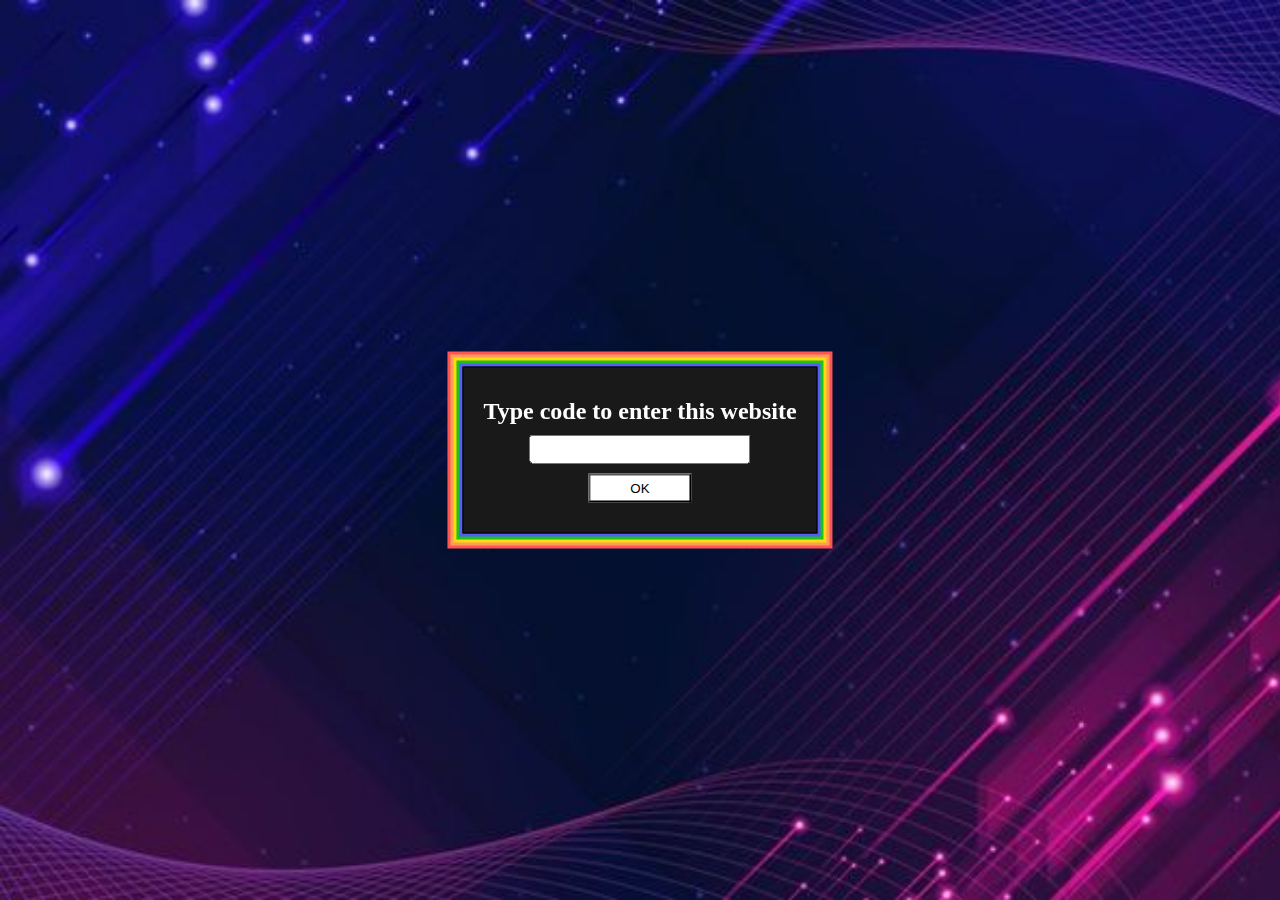
<file: index.html>
<!DOCTYPE html>
<html>
<head>
	<meta charset="utf-8">
	<title>home</title>
	<link rel="stylesheet" type="text/css" href="data/style/style.css">
	<script src="data/script/script.js"></script>

	<link rel="preconnect" href="https://fonts.googleapis.com">
	<link rel="preconnect" href="https://fonts.gstatic.com" crossorigin>
	<link href="https://fonts.googleapis.com/css2?family=Parisienne&display=swap" rel="stylesheet">

	<link rel="preconnect" href="https://fonts.googleapis.com">
	<link rel="preconnect" href="https://fonts.gstatic.com" crossorigin>
	<link href="https://fonts.googleapis.com/css2?family=Staatliches&display=swap" rel="stylesheet">

	<link rel="shortcut icon" href="data/images/shortcut-icon.png">
</head>
<body onload="OpenOrClose();">

	<div class="password">
		<div class="container">
			<div class="text">
				<h2>Type code to enter this website</h2>
			</div>
			<div class="input">
				<input type="text">
			</div>
			<div class="btn">
				<button class="submit" onclick="GoToMain();">OK</button>
			</div>
		</div>
	</div>


	<!-- ---------navigation bar-------- -->
	<div class="main">
	<nav>
		<div class="container">
			<div class="logo">
				<button class="3line" onclick="ToggleSidePanel();"><label>&Congruent;</label></button>
			</div>

			<div class="links">
				<div class="link active">
					<a href="">Home</a>
				</div>
				<div class="link">
					<a href="#body">Learn</a>
				</div>
				<div class="link">
					<a href="data/pages/gallery.html">Gallery</a>
				</div>
				<div class="link" id="contact"> 
					<a href="#footer">Contact</a>
				</div>
			</div>
		</div>
	</nav>
	<!-- ---------navigation bar-------- -->
 


	<!-- ----------intro page--------- -->
	<div class="intro">

		<div class="sidePanel">
			<div class="conta">
				<div class="con">
					<h2>Title</h2>
					<ul>
						<li><a href="/" onclick="return false">Links</a></li>
						<li><a href="/" onclick="return false">Links</a></li>
						<li><a href="/" onclick="return false">Links</a></li>
						<li><a href="/" onclick="return false">Links</a></li>
						<li><a href="/" onclick="return false">Links</a></li>
					</ul>
				</div>
				<div class="con">
					<h2>Title</h2>
					<ul>
						<li><a href="/" onclick="return false">links</a></li>
						<li><a href="/" onclick="return false">links</a></li>
						<li><a href="/" onclick="return false">links</a></li>
						<li><a href="/" onclick="return false">links</a></li>
						<li><a href="/" onclick="return false">links</a></li>
					</ul>
				</div>
				<div class="closeBTN">
					<a href="" onclick="ToggleSidePanel();">Close</a>
				</div>
			</div>
		</div>

		<div class="container">
			<div class="texts">
				<img src="data/images/logo.png">
				<h2>Welcome to the blog</h2>
				<h3 style="font-family:parisienne;font-size: 35px;">Lifestyle & blog</h3>
				<h3>- Live - Learn - Grow -</h3>
			</div>
		</div>
	</div>

	<div class="cards">
		<div class="container">
			<div class="column" id="column1">
				<h3>Live</h3>
				<div class="img"></div>
			</div>
			<div class="column" id="column2">
				<h3>Learn</h3>
				<div class="img"></div>
			</div>
			<div class="column" id="column3">
				<h3>Grow</h3>
				<div class="img"></div>
			</div>
		</div>
	</div>
	<!-- ----------intro page--------- -->

	<!-- ----------body-------- -->
	<div class="body" id="body">
		<h1>Start learning</h1>
		<div class="container">
			<div class="column" id="qw">
				<ul>
					<li class="heading">Film & Photography</li>
					<li><a href="data/pages/composition.html">Composition</a></li>
					<li><a href="data/pages/colorTheory.html">Color theory</a></li>
					<li><a href="data/pages/colorGrade.html">Color Grade</a></li>
					<li><a href="data/pages/postProcessing.html">Post Processing</a></li>
					<li><a href="data/pages/lightning.html">Lightning</a></li>
				</ul>
			</div>
			<div class="column" id="poi">
				<ul>
					<li class="heading">Window's Tips</li>
					<li><a href="">Activate window</a></li>
					<li><a href="">Make window faster</a></li>
					<li><a href="">Some essential features</a></li>
					<li><a href="">Windows Shortcuts</a></li>
				</ul>
			</div>
			<div class="column">
					<ul>
					<li class="heading">Searching & Sorting Algorithms</li>
					<li><a href="">Bubble sort</a></li>
					<li><a href="">linear search</a></li>
					<li><a href="">Selection search</a></li>
					<li><a href="">Binary Search</a></li>
				</ul>
			</div>
			<div class="column">
					<ul>
					<li class="heading">Data Structures</li>
					<li><a href="">Array</a></li>
					<li><a href="">Linked list</a></li>
					<li><a href="">Binary tree</a></li>
					<li><a href="">Graph</a></li>
				</ul>
			</div>
			<div class="column">
					<ul>
					<li class="heading">Books</li>
					<li><a href="">Top Books</a></li>
					<li><a href="">Not defined</a></li>
					<li><a href="">Not defined</a></li>
					<li><a href="">Not defined</a></li>
				</ul>
			</div>
				<div class="column">
					<ul>
					<li class="heading">Not defined</li>
					<li><a href="">Not defined</a></li>
					<li><a href="">Not defined</a></li>
					<li><a href="">Not defined</a></li>
					<li><a href="">Not defined</a></li>
				</ul>
			</div>
				<div class="column">
					<ul>
					<li class="heading">Not defined</li>
					<li><a href="">Not defined</a></li>
					<li><a href="">Not defined</a></li>
					<li><a href="">Not defined</a></li>
					<li><a href="">Not defined</a></li>
				</ul>
			</div>
			<div class="column">
					<ul>
					<li class="heading">Not defined</li>
					<li><a href="">Not defined</a></li>
					<li><a href="">Not defined</a></li>
					<li><a href="">Not defined</a></li>
					<li><a href="">Not defined</a></li>
				</ul>
			</div>
		</div>
	</div>
	<!-- ----------body-------- -->




	<!-- ----------footer--------- -->
	<div class="footer" id="footer">
		<div class="container">
			<div class="column" id="column1">
				<ul>
					<li class="heading">About</li>
					<p>This is a personal blog website.</p>
				</ul>
			</div>
			<div class="column" id="column2">
				<ul>
					<li class="heading">Social links</li>
					<li><a href="">facebook</a></li>
					<li><a href="">instagram</a></li>
					<li><a href="">reddit</a></li>
					<li><a href="">steam</a></li>
				</ul>
			</div>
			<div class="column" id="column3">
				<ul>
					<li class="heading">Social links</li>
					<li><a href="">facebook</a></li>
					<li><a href="">instagram</a></li>
					<li><a href="">reddit</a></li>
					<li><a href="">steam</a></li>
				</ul>
			</div>
			<div class="column" id="column4">
				<ul>
					<li class="heading">Message</li>
					<input class="input" type="name" placeholder="Your name">
					<textarea class="input" placeholder="message"></textarea><br>
					<button type="submit">Send</button>
				</ul>
			</div>
		</div>
		<div class="copy">
			<h3>All right reserved &copy</h3>
		</div>
	</div>
	<!-- ----------footer--------- -->



	<!-- ---------links--------- -->
	<div class="references">
		<ul>
			<li class="heading">Resources</li>
			<li>fonts.google.com</li>
			<li>pixabay.com</li>
			<li></li>
			<li></li>
			<li></li>
			<li></li>
		</ul>
	</div>
	</div>
	<!-- ---------links--------- -->

</body>
</html>
</file>
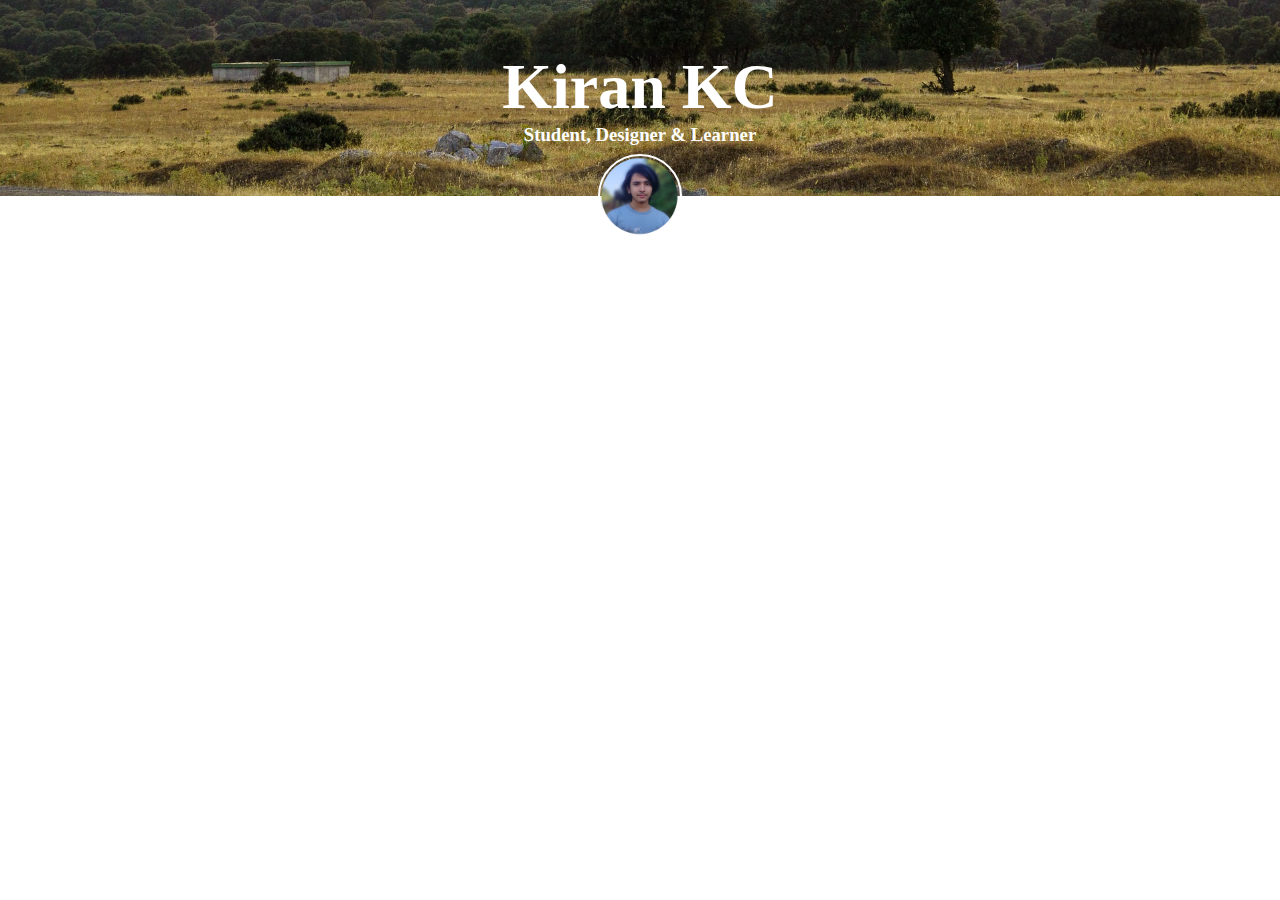
<file: data/pages/about.html>
<!DOCTYPE html>
<html>
<head>
	<meta charset="utf-8">
	<title>
		About
	</title>
	<link rel="stylesheet" type="text/css" href="../style/aboutStyle.css">
</head>
<body>

	<div class="main">
		<div class="container">
			<div class="intro">
				<h2>Kiran KC</h2>
				<h3>Student, Designer & Learner</h3>
			</div>
		</div>
	</div>
	<div class="image">
		<img src="../images/profile.png">
	</div>
</body>
</html>
</file>
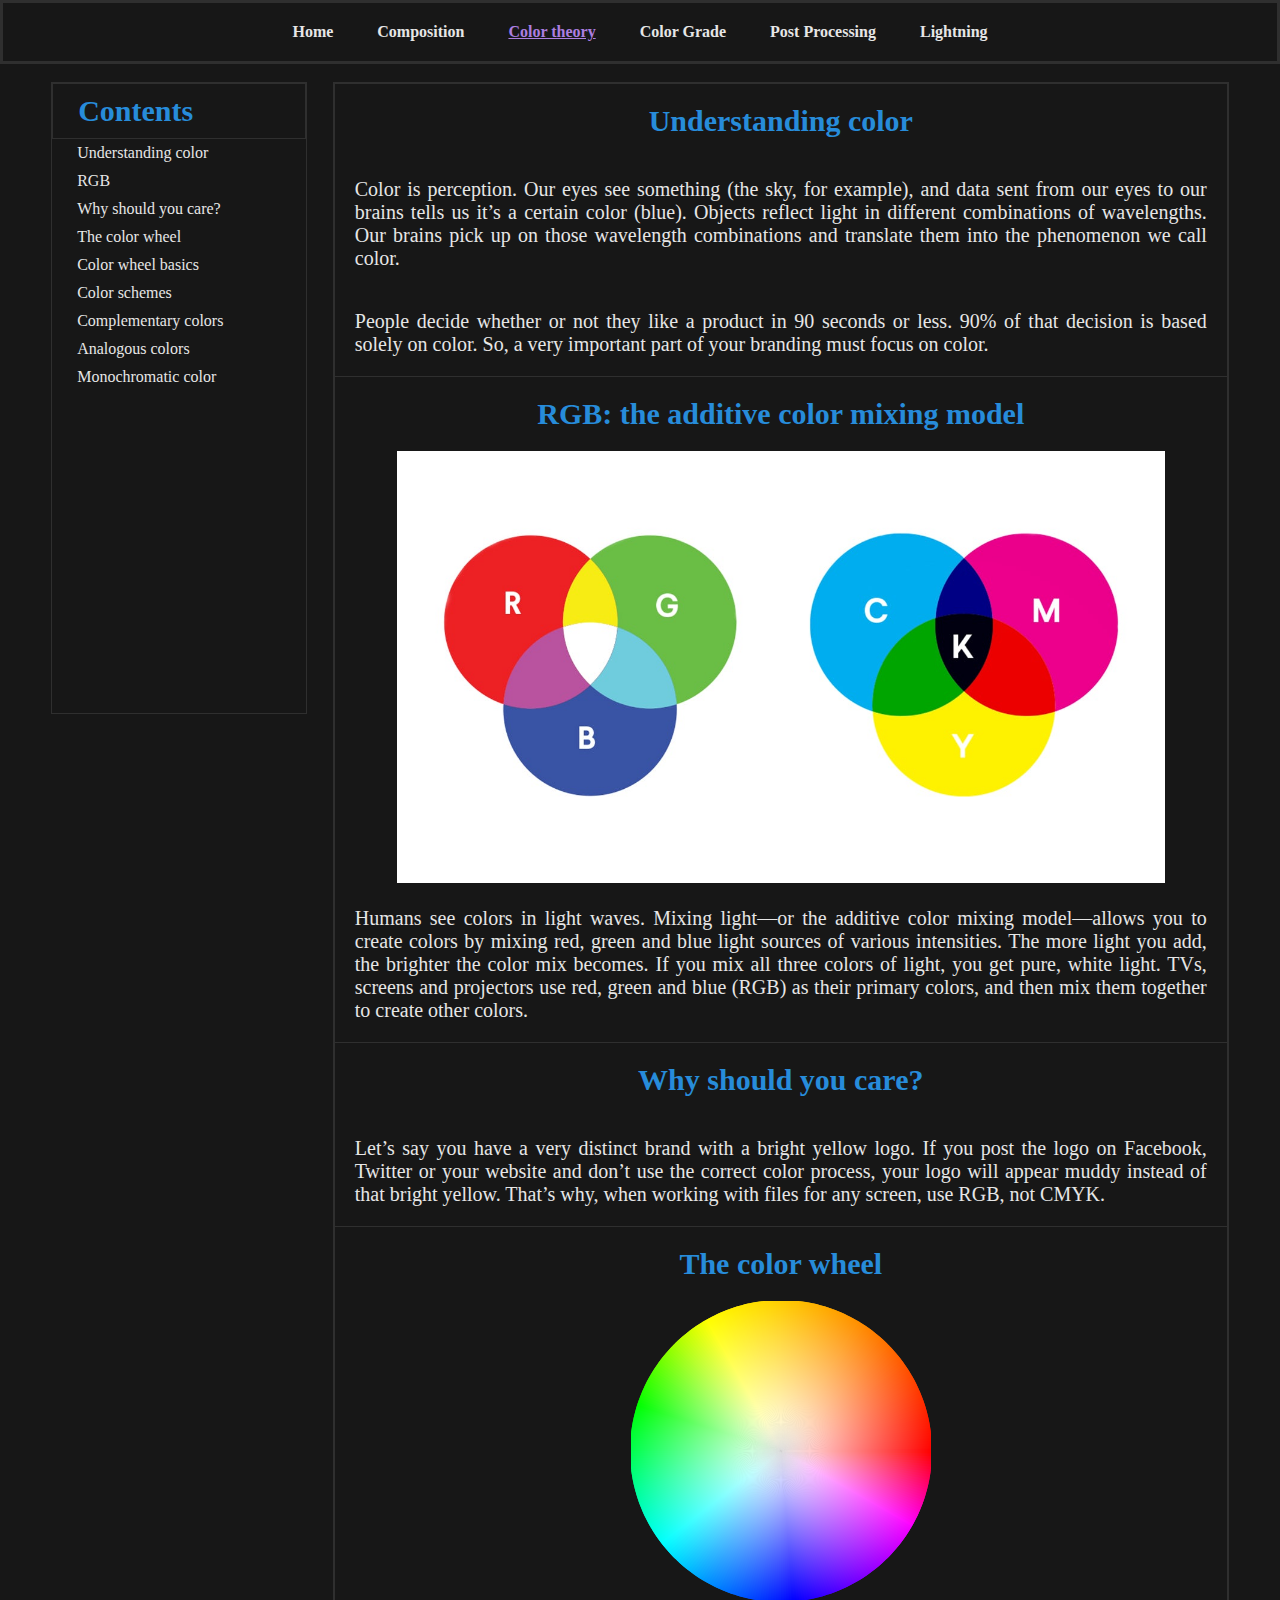
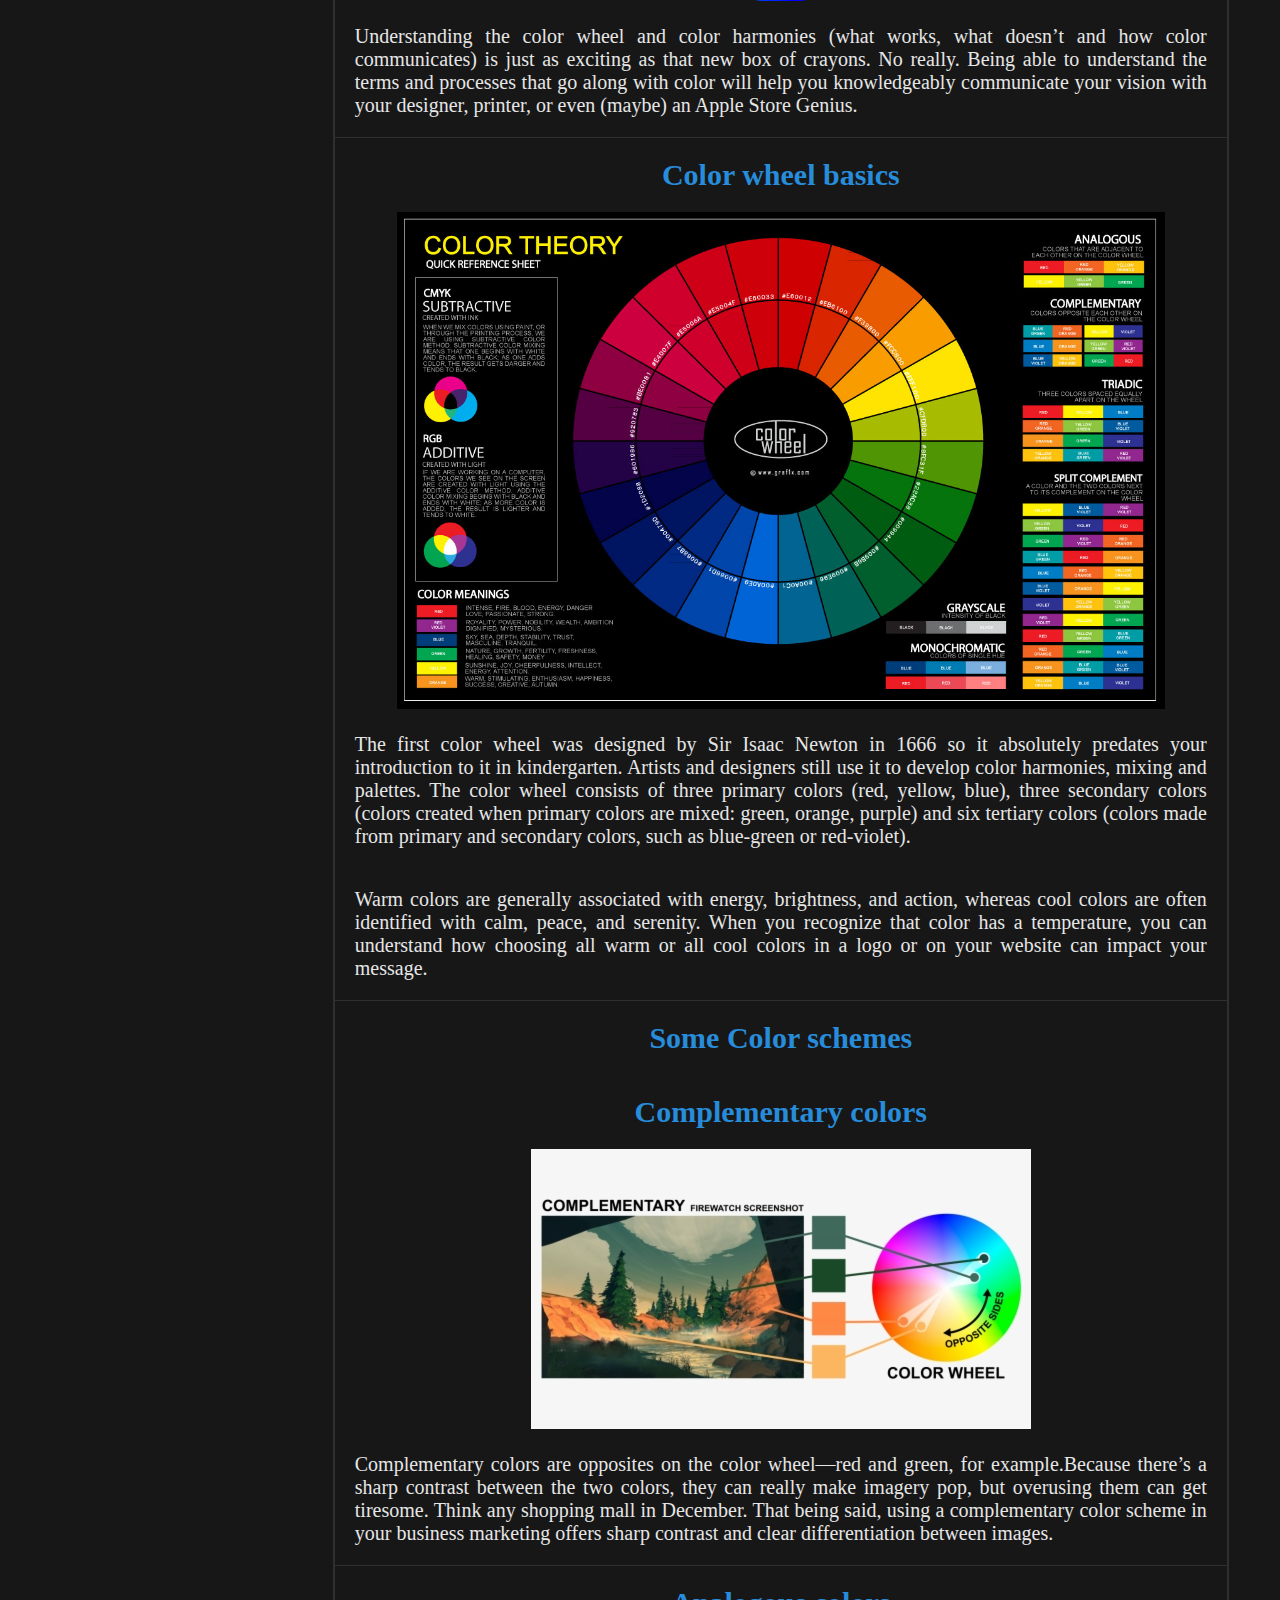
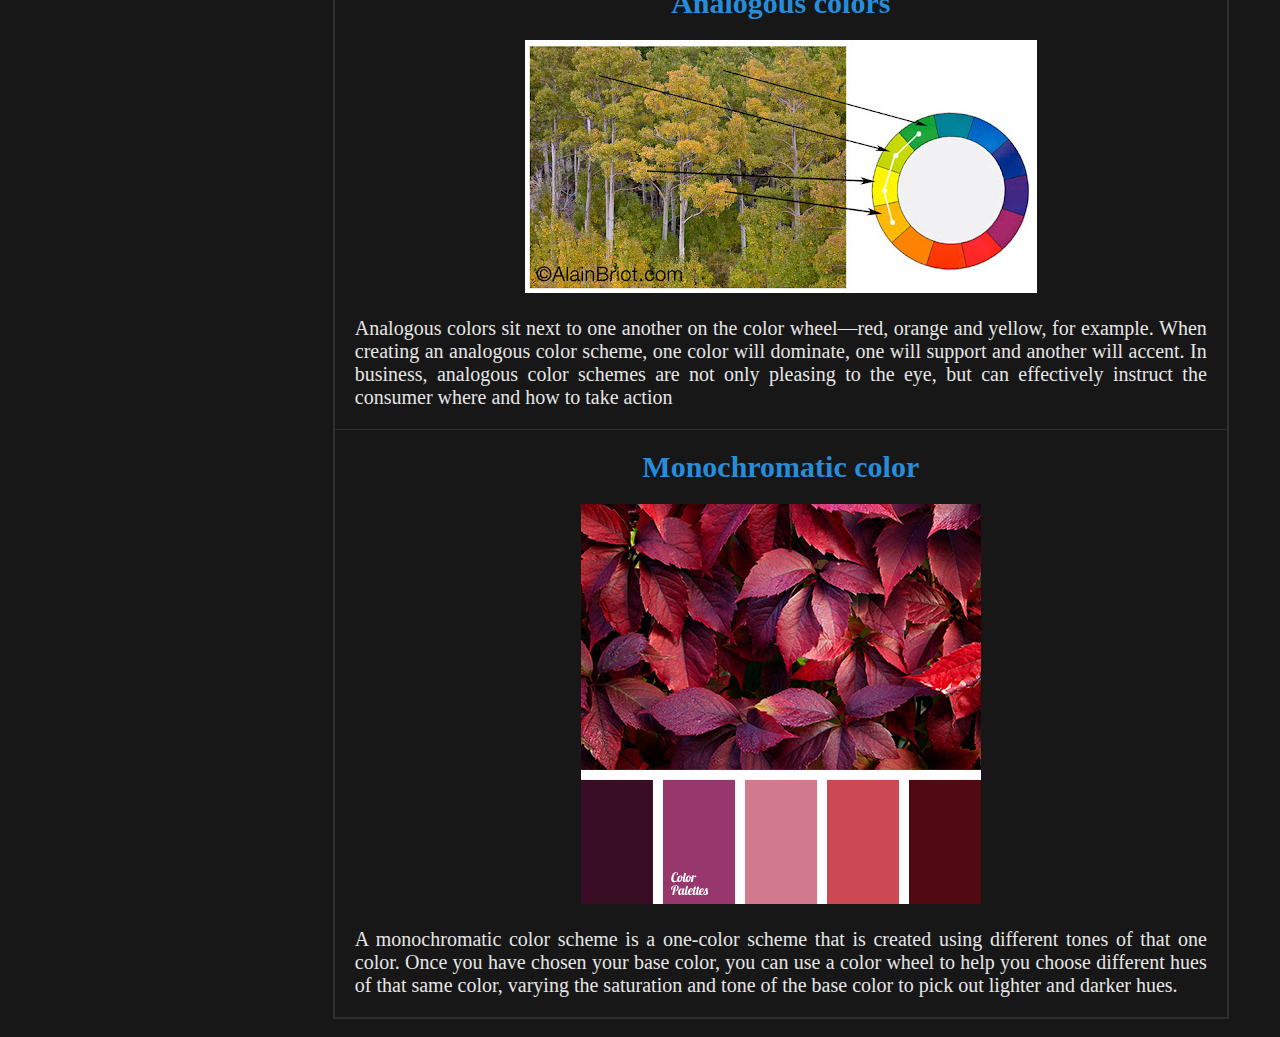
<file: data/pages/colorTheory.html>
<!DOCTYPE html>
<html>
<head>
	<meta charset="utf-8">
	<title>
		Color Theory
	</title>
	<link rel="stylesheet" type="text/css" href="../style/colorTheory.css">
</head>
<body>
	<div class="body">
		<nav class="nav">
			<div class="contain">
				<ul>
					<li><a href="../../index.html">Home</a></li>
					<li><a href="composition.html">Composition</a></li>
					<li><a class="active" href="/" onclick="return false">Color theory</a></li>
					<li><a href="colorGrade.html">Color Grade</a></li>
					<li><a href="postProcessing.html">Post Processing</a></li>
					<li><a href="lightning.html">Lightning</a></li>
				</ul>
			</div>
		</nav>

		<div class="container">
			<div class="col1">
				<ul>
					<h2>Contents</h2>
					<li><a href="#section1">Understanding color</a></li>
					<li><a href="#section2">RGB</a></li>
					<li><a href="#section3">Why should you care?</a></li>
					<li><a href="#section4">The color wheel</a></li>
					<li><a href="#section5">Color wheel basics</a></li>
					<li><a href="#section6">Color schemes</a></li>
					<li><a href="#section7">Complementary colors</a></li>
					<li><a href="#section8">Analogous colors</a></li>
					<li><a href="#section9">Monochromatic color</a></li>
				</ul>
			</div>
			<div class="col2">
				<h2 id="section1">Understanding color</h2>
				<p>Color is perception. Our eyes see something (the sky, for example), and data sent from our eyes to our brains tells us it’s a certain color (blue). Objects reflect light in different combinations of wavelengths. Our brains pick up on those wavelength combinations and translate them into the phenomenon we call color.</p>
				<p>People decide whether or not they like a product in 90 seconds or less. 90% of that decision is based solely on color. So, a very important part of your branding must focus on color.</p>
	
				<h2 id="section2">RGB: the additive color mixing model</h2>
				<img src="../images/colorTheory/pic1.jpg">
				<p>Humans see colors in light waves. Mixing light—or the additive color mixing model—allows you to create colors by mixing red, green and blue light sources of various intensities. The more light you add, the brighter the color mix becomes. If you mix all three colors of light, you get pure, white light.

				TVs, screens and projectors use red, green and blue (RGB) as their primary colors, and then mix them together to create other colors.</p>
	
				<h2 id="section3">Why should you care?</h2>
				<p>Let’s say you have a very distinct brand with a bright yellow logo. If you post the logo on Facebook, Twitter or your website and don’t use the correct color process, your logo will appear muddy instead of that bright yellow. That’s why, when working with files for any screen, use RGB, not CMYK.</p>
	
				<h2 id="section4">The color wheel</h2>
				<img src="../images/colorTheory/pic2.png">
				<p>Understanding the color wheel and color harmonies (what works, what doesn’t and how color communicates) is just as exciting as that new box of crayons. No really.

				Being able to understand the terms and processes that go along with color will help you knowledgeably communicate your vision with your designer, printer, or even (maybe) an Apple Store Genius.</p>
	
				<h2 id="section5">Color wheel basics</h2>
				<img src="../images/colorTheory/pic3.jpg">
				<p>The first color wheel was designed by Sir Isaac Newton in 1666 so it absolutely predates your introduction to it in kindergarten. Artists and designers still use it to develop color harmonies, mixing and palettes.

				The color wheel consists of three primary colors (red, yellow, blue), three secondary colors (colors created when primary colors are mixed: green, orange, purple) and six tertiary colors (colors made from primary and secondary colors, such as blue-green or red-violet).</p>
				<p>Warm colors are generally associated with energy, brightness, and action, whereas cool colors are often identified with calm, peace, and serenity.

				When you recognize that color has a temperature, you can understand how choosing all warm or all cool colors in a logo or on your website can impact your message.</p>
	
				<h2 id="section6">Some Color schemes</h2>
	
				<h2 id="section7">Complementary colors</h2>
				<img src="../images/colorTheory/pic4.png">
				<p>Complementary colors are opposites on the color wheel—red and green, for example.Because there’s a sharp contrast between the two colors, they can really make imagery pop, but overusing them can get tiresome. Think any shopping mall in December. That being said, using a complementary color scheme in your business marketing offers sharp contrast and clear differentiation between images.</p>
	
				<h2 id="section8">Analogous colors</h2>
				<img src="../images/colorTheory/pic5.jpg">
				<p>Analogous colors sit next to one another on the color wheel—red, orange and yellow, for example. When creating an analogous color scheme, one color will dominate, one will support and another will accent. In business, analogous color schemes are not only pleasing to the eye, but can effectively instruct the consumer where and how to take action</p>
	
				<h2 id="section9">Monochromatic color</h2>
				<img src="../images/colorTheory/pic6.png">
				<p>A monochromatic color scheme is a one-color scheme that is created using different tones of that one color. Once you have chosen your base color, you can use a color wheel to help you choose different hues of that same color, varying the saturation and tone of the base color to pick out lighter and darker hues.</p>
			</div>
		</div>
	</div>

</body>
</html>
</file>
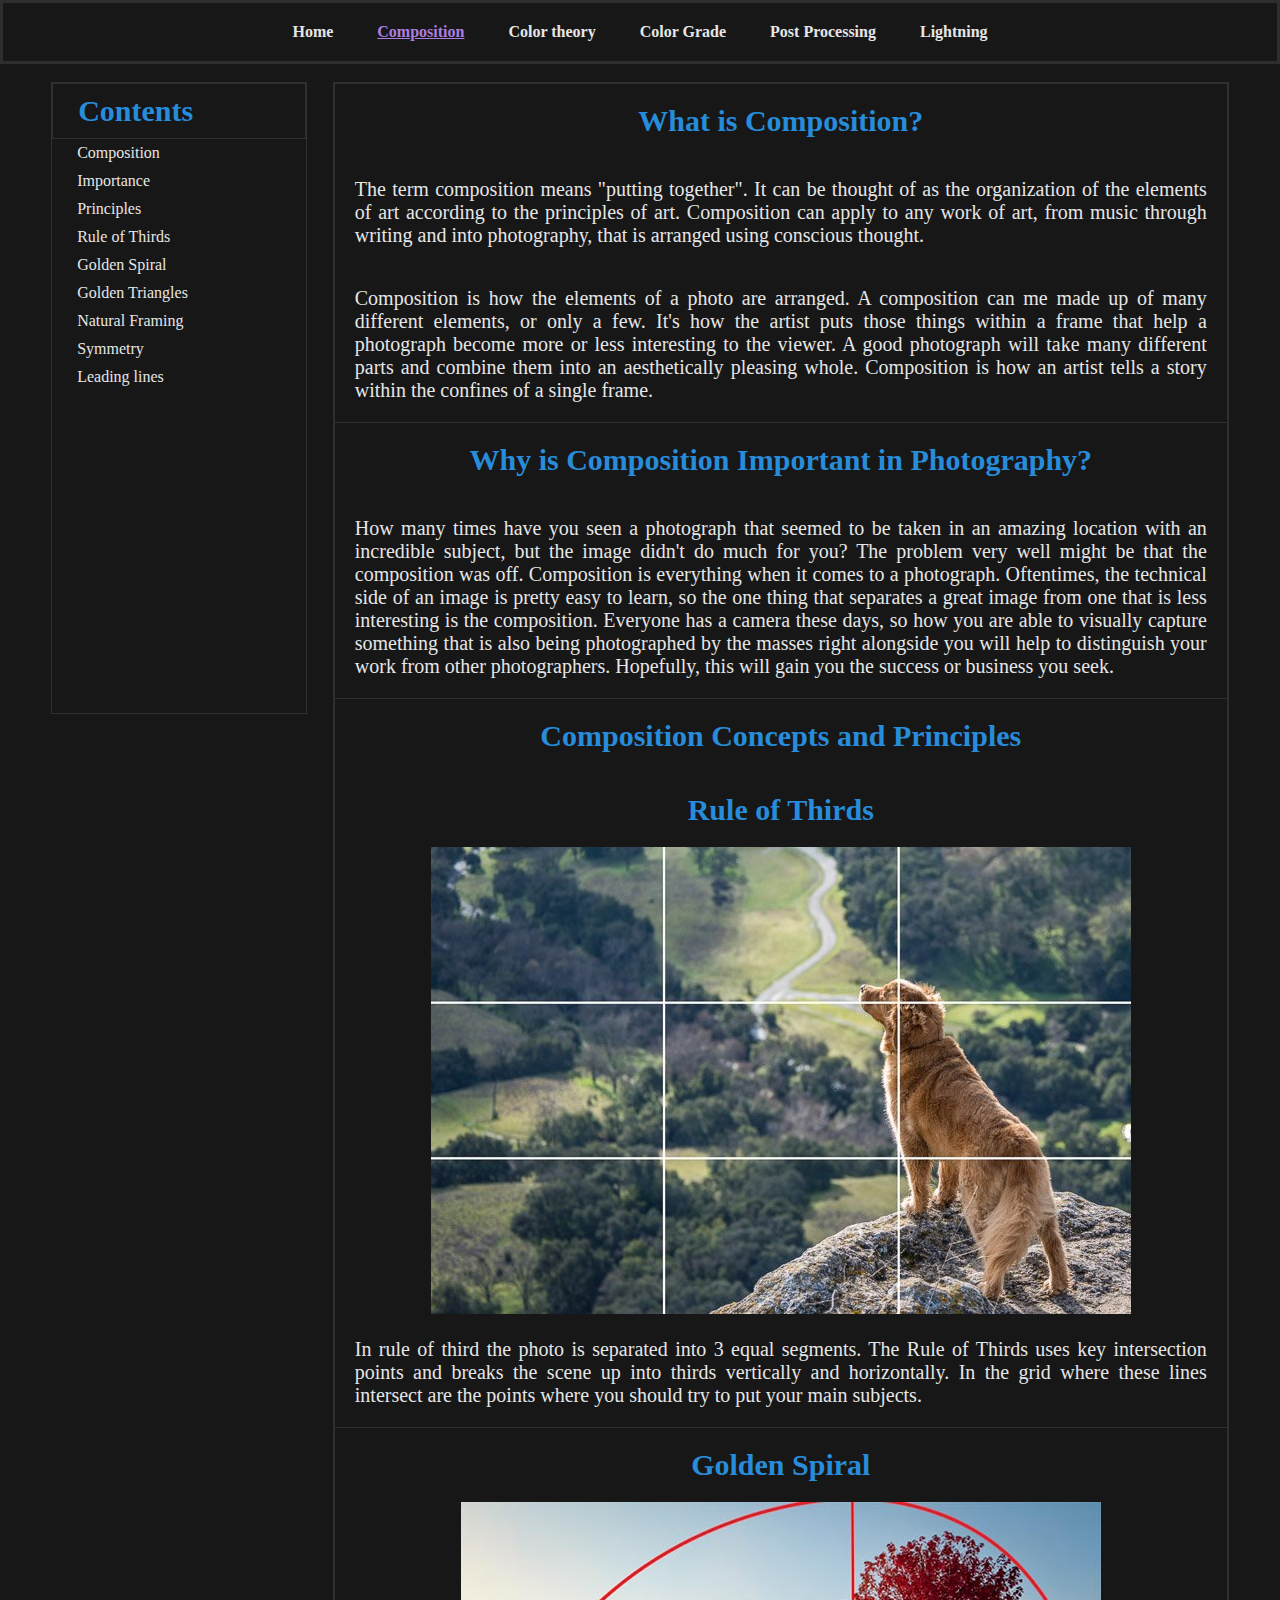
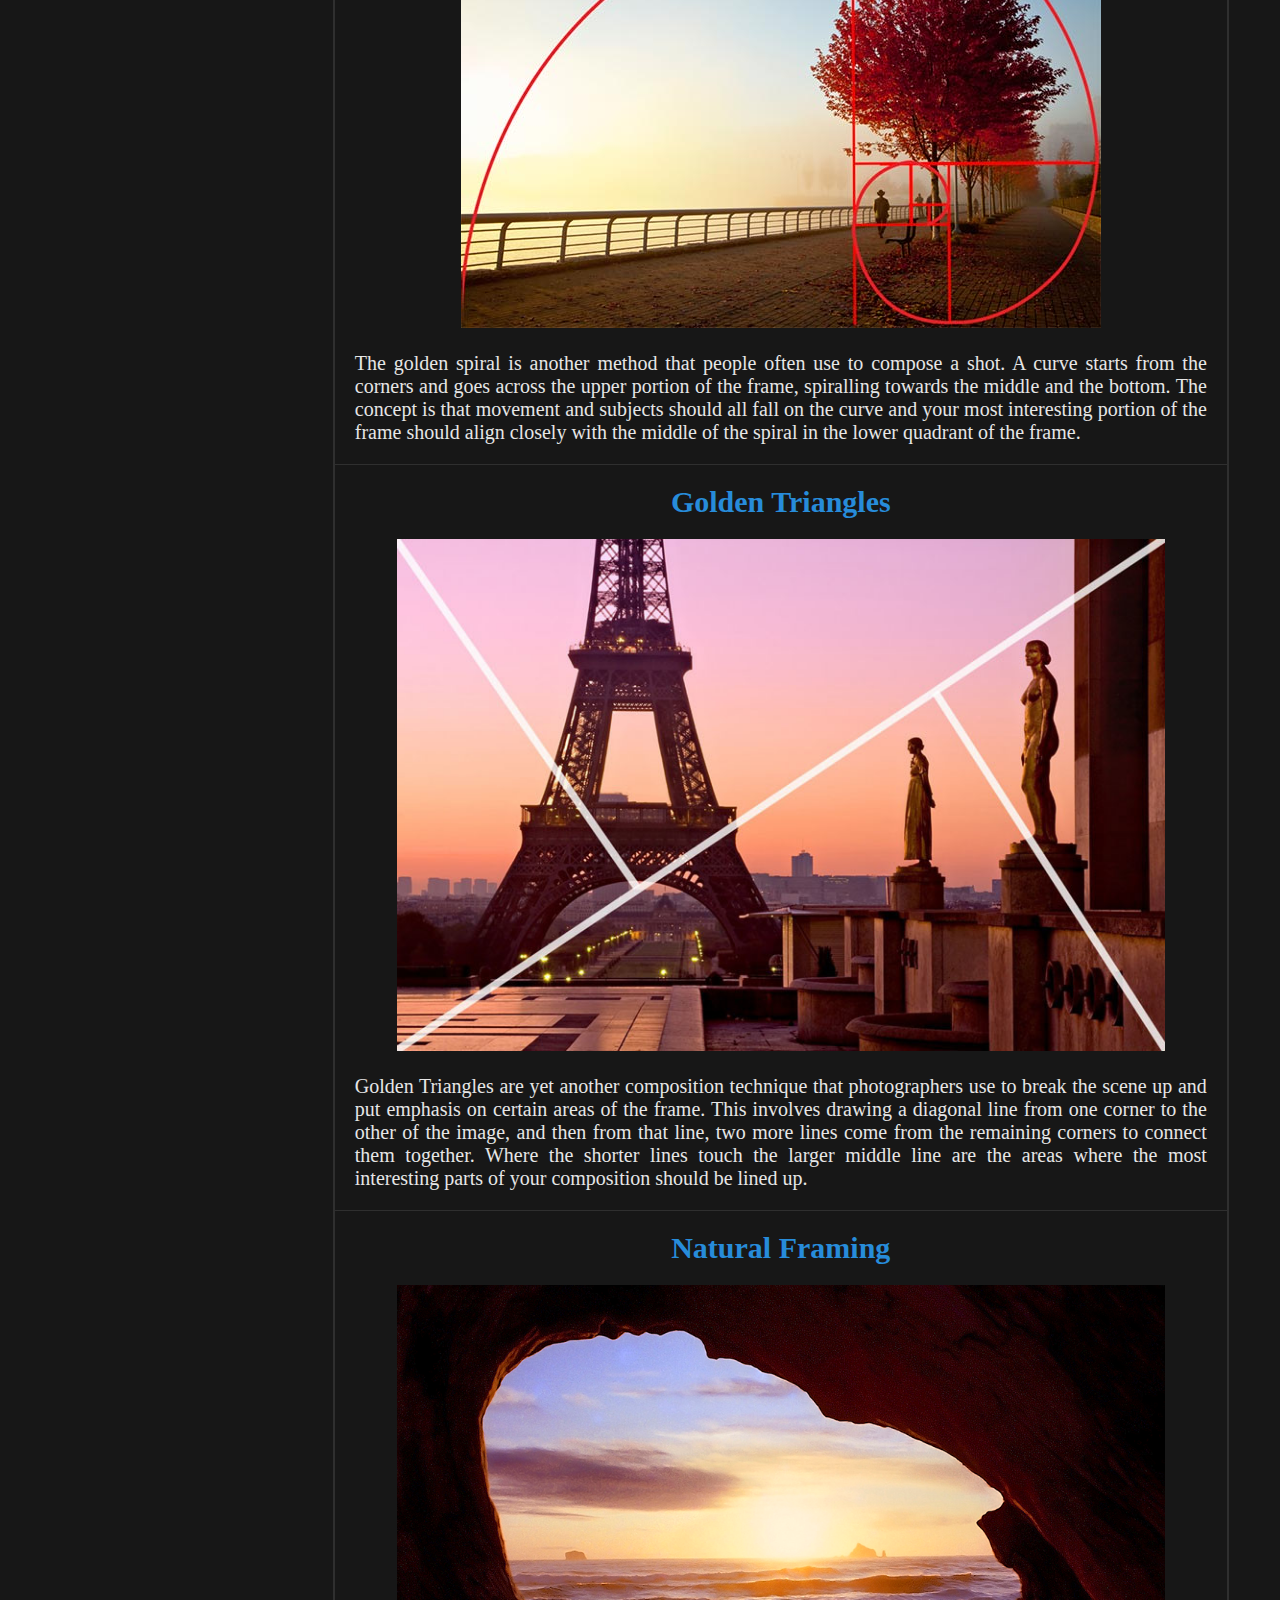
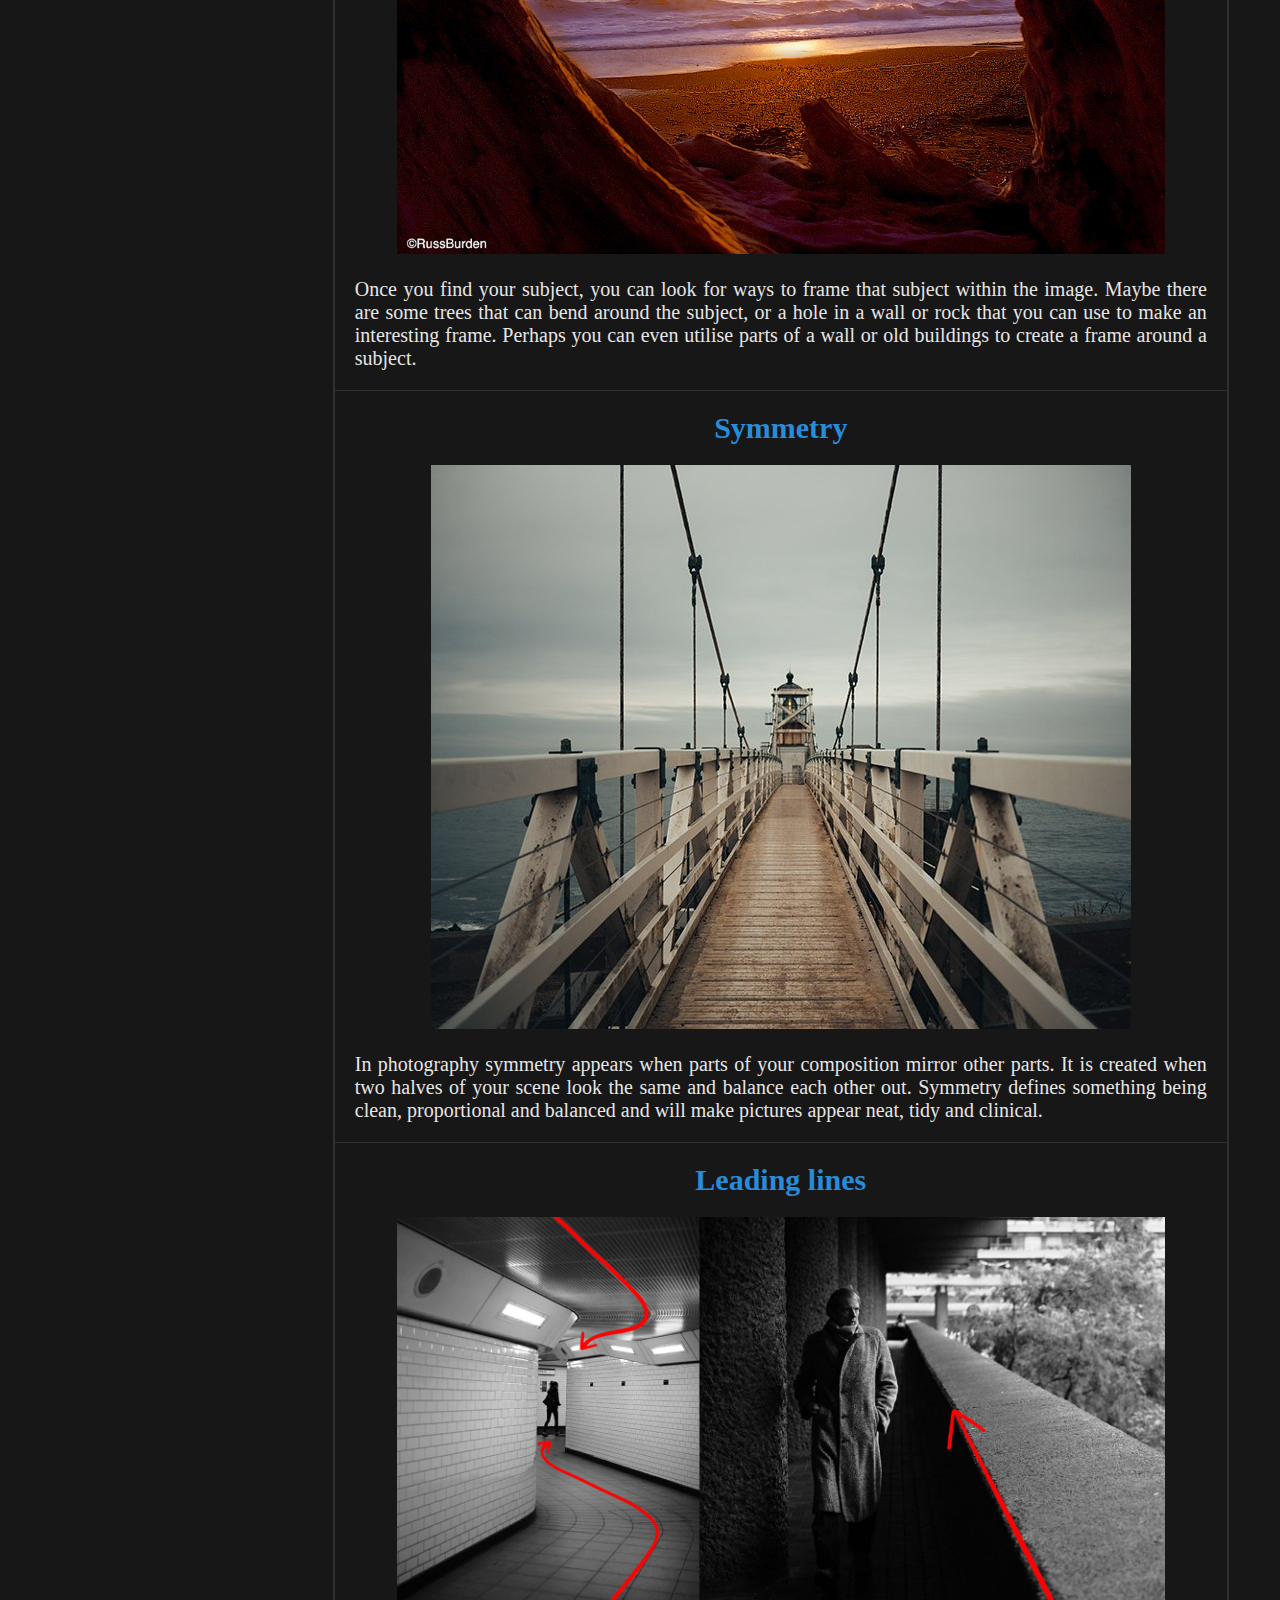
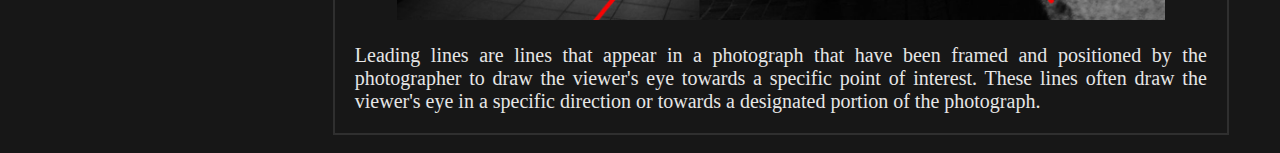
<file: data/pages/composition.html>
<!DOCTYPE html>
<html>
<head>
	<meta charset="utf-8">
	<title>
		Composition
	</title>
	<link rel="stylesheet" type="text/css" href="../style/composition.css">
</head>
<body>
	<div class="body">

		<nav class="nav">
			<div class="contain">
				<ul>
					<li><a href="../../index.html">Home</a></li>
					<li><a class="active" href="/" onclick="return false">Composition</a></li>
					<li><a href="colorTheory.html">Color theory</a></li>
					<li><a href="colorGrade.html">Color Grade</a></li>
					<li><a href="postProcessing.html">Post Processing</a></li>
					<li><a href="lightning.html">Lightning</a></li>
				</ul>
			</div>
		</nav>

		<div class="container">
			<div class="col1">
				<ul>
					<h2>Contents</h2>
					<li><a href="#section1">Composition</a></li>
					<li><a href="#section2">Importance</a></li>
					<li><a href="#section3">Principles</a></li>
					<li><a href="#section4">Rule of Thirds</a></li>
					<li><a href="#section5">Golden Spiral</a></li>
					<li><a href="#section6">Golden Triangles</a></li>
					<li><a href="#section7">Natural Framing</a></li>
					<li><a href="#section8">Symmetry</a></li>
					<li><a href="#section9">Leading lines</a></li>
				</ul>
			</div>
			<div class="col2">
				<h2 id="section1">What is Composition?</h2>
				<p>The term composition means "putting together". It can be thought of as the organization of the elements of art according to the principles of art. Composition can apply to any work of art, from music through writing and into photography, that is arranged using conscious thought.</p>
				<p>Composition is how the elements of a photo are arranged. A composition 	can me made up of many different elements, or only a few. It's how the 	artist puts those things within a frame that help a photograph become more 	or less interesting to the viewer.
	
				A good photograph will take many different parts and combine them into an 	aesthetically pleasing whole. Composition is how an artist tells a story 	within the confines of a single frame.</p>
	
				<h2 id="section2">Why is Composition Important in Photography?</h2>
				<p>How many times have you seen a photograph that seemed to be taken in an 	amazing location with an incredible subject, but the image didn't do much 	for you? The problem very well might be that the composition was off.
	
				Composition is everything when it comes to a photograph. Oftentimes, the 	technical side of an image is pretty easy to learn, so the one thing that 	separates a great image from one that is less interesting is the 	composition.  
	
				Everyone has a camera these days, so how you are able to visually capture 	something that is also being photographed by the masses right alongside 	you will help to distinguish your work from other photographers. 	Hopefully, this will gain you the success or business you seek. </p>
	
				<h2 id="section3">Composition Concepts and Principles</h2>
	
				<h2 id="section4">Rule of Thirds</h2>
				<img src="../images/composition/pic1.jpg">
				<p>In rule of third the photo is separated into 3 equal segments. The Rule 	of Thirds uses key intersection points and breaks the scene up into thirds 	vertically and horizontally. In the grid where these lines intersect are 	the points where you should try to put your main subjects.</p>
	
				<h2 id="section5">Golden Spiral</h2>
				<img src="../images/composition/pic2.jpg">
				<p>The golden spiral is another method that people often use to compose a 	shot. A curve starts from the corners and goes across the upper portion of 	the frame, spiralling towards the middle and the bottom. The concept is 	that movement and subjects should all fall on the curve and your most 	interesting portion of the frame should align closely with the middle of 	the spiral in the lower quadrant of the frame.</p>
	
				<h2 id="section6">Golden Triangles</h2>
				<img src="../images/composition/pic3.jpg">
				<p>Golden Triangles are yet another composition technique that 	photographers use to break the scene up and put emphasis on certain areas 	of the frame. This involves drawing a diagonal line from one corner to the 	other of the image, and then from that line, two more lines come from the 	remaining corners to connect them together. Where the shorter lines touch 	the larger middle line are the areas where the most interesting parts of 	your composition should be lined up. </p>
	
				<h2 id="section7">Natural Framing</h2>
				<img src="../images/composition/pic4.jpg">
				<p>Once you find your subject, you can look for ways to frame that subject 	within the image. Maybe there are some trees that can bend around the 	subject, or a hole in a wall or rock that you can use to make an 	interesting frame. Perhaps you can even utilise parts of a wall or old 	buildings to create a frame around a subject. </p>
	
				<h2 id="section8">Symmetry</h2>
				<img src="../images/composition/pic5.jpg">
				<p>In photography symmetry appears when parts of your composition mirror 	other parts. It is created when two halves of your scene look the same and 	balance each other out. Symmetry defines something being clean, 	proportional and balanced and will make pictures appear neat, tidy and 	clinical.</p>
	
				<h2 id="section9">Leading lines</h2>
				<img src="../images/composition/pic6.jpg">
				<p>
					Leading lines are lines that appear in a photograph that have been 	framed and positioned by the photographer to draw the viewer's eye 	towards a specific point of interest. These lines often draw the 	viewer's eye in a specific direction or towards a designated portion 	of the photograph.
				</p>
			</div>
		</div>
	</div>

</body>
</html>
</file>
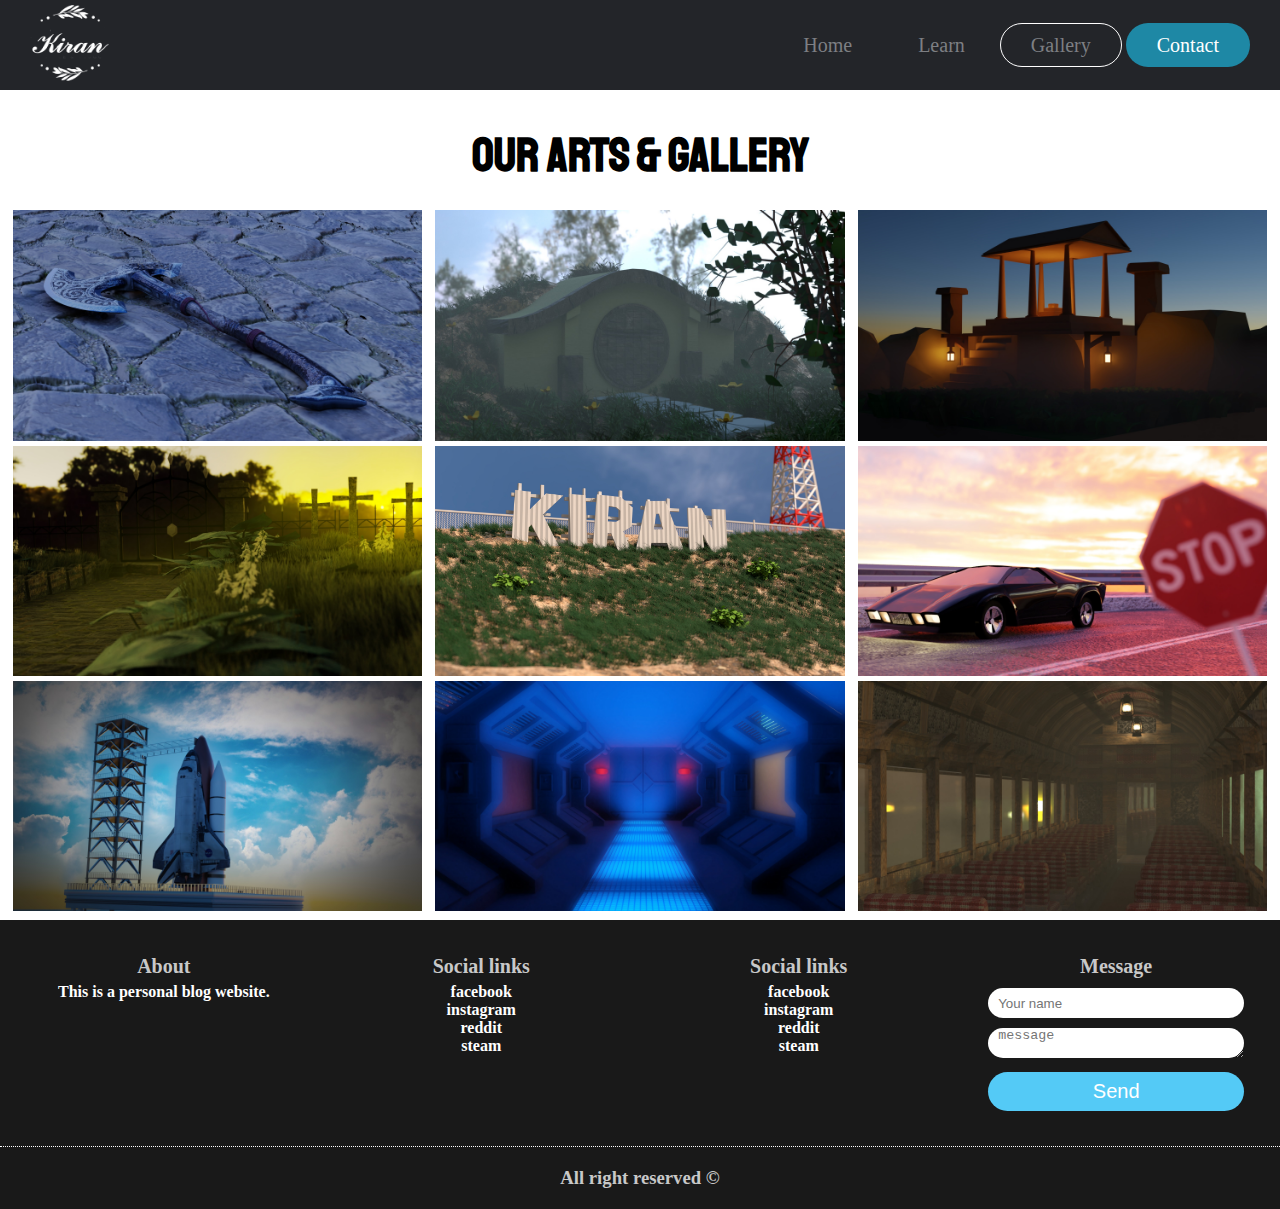
<file: data/pages/gallery.html>
<!DOCTYPE html>
<html>
<head>
	<meta charset="utf-8">
	<title>gallery</title>
	<link rel="stylesheet" type="text/css" href="../style/gallery.css">

	<link rel="preconnect" href="https://fonts.googleapis.com">
	<link rel="preconnect" href="https://fonts.gstatic.com" crossorigin>
	<link href="https://fonts.googleapis.com/css2?family=Staatliches&display=swap" rel="stylesheet">

	<link rel="shortcut icon" href="../images/shortcut-icon.png">
</head>
<body>

	<nav>
		<div class="container">
			<div class="logo">
				<img src="../../data/images/logo.png">
			</div>
			<div class="links">
				<div class="link">
					<a href="../../index.html">Home</a>
				</div>
				<div class="link">
					<a href="../../index.html#body">Learn</a>
				</div>
				<div class="link active">
					<a href="">Gallery</a>
				</div>
				<div class="link" id="contact"> 
					<a href="#footer">Contact</a>
				</div>
			</div>
		</div>
	</nav>


	<div class="body">
		<div class="container">
			<h2>Our Arts & Gallery</h2>
			<div class="imgs">
				<img src="../images/gallery/gallery (1).jpg">
				<img src="../images/gallery/gallery (2).jpg">
				<img src="../images/gallery/gallery (3).jpg">
				<img src="../images/gallery/gallery (4).jpg">
				<img src="../images/gallery/gallery (5).jpg">
				<img src="../images/gallery/gallery (6).jpg">
				<img src="../images/gallery/gallery (7).jpg">
				<img src="../images/gallery/gallery (8).jpg">
				<img src="../images/gallery/gallery (9).jpg">
			</div>
		</div>
	</div>




	<!-- ----------footer--------- -->
	<div class="footer" id="footer">
		<div class="container">
			<div class="column" id="column1">
				<ul>
					<li class="heading">About</li>
					<p>This is a personal blog website.</p>
				</ul>
			</div>
			<div class="column" id="column2">
				<ul>
					<li class="heading">Social links</li>
					<li><a href="">facebook</a></li>
					<li><a href="">instagram</a></li>
					<li><a href="">reddit</a></li>
					<li><a href="">steam</a></li>
				</ul>
			</div>
			<div class="column" id="column3">
				<ul>
					<li class="heading">Social links</li>
					<li><a href="">facebook</a></li>
					<li><a href="">instagram</a></li>
					<li><a href="">reddit</a></li>
					<li><a href="">steam</a></li>
				</ul>
			</div>
			<div class="column" id="column4">
				<ul>
					<li class="heading">Message</li>
					<input class="input" type="name" placeholder="Your name">
					<textarea class="input" placeholder="message"></textarea><br>
					<button type="submit">Send</button>
				</ul>
			</div>
		</div>
		<div class="copy">
			<h3>All right reserved &copy</h3>
		</div>
	</div>
	<!-- ----------footer--------- -->

</body>
</html>
</file>
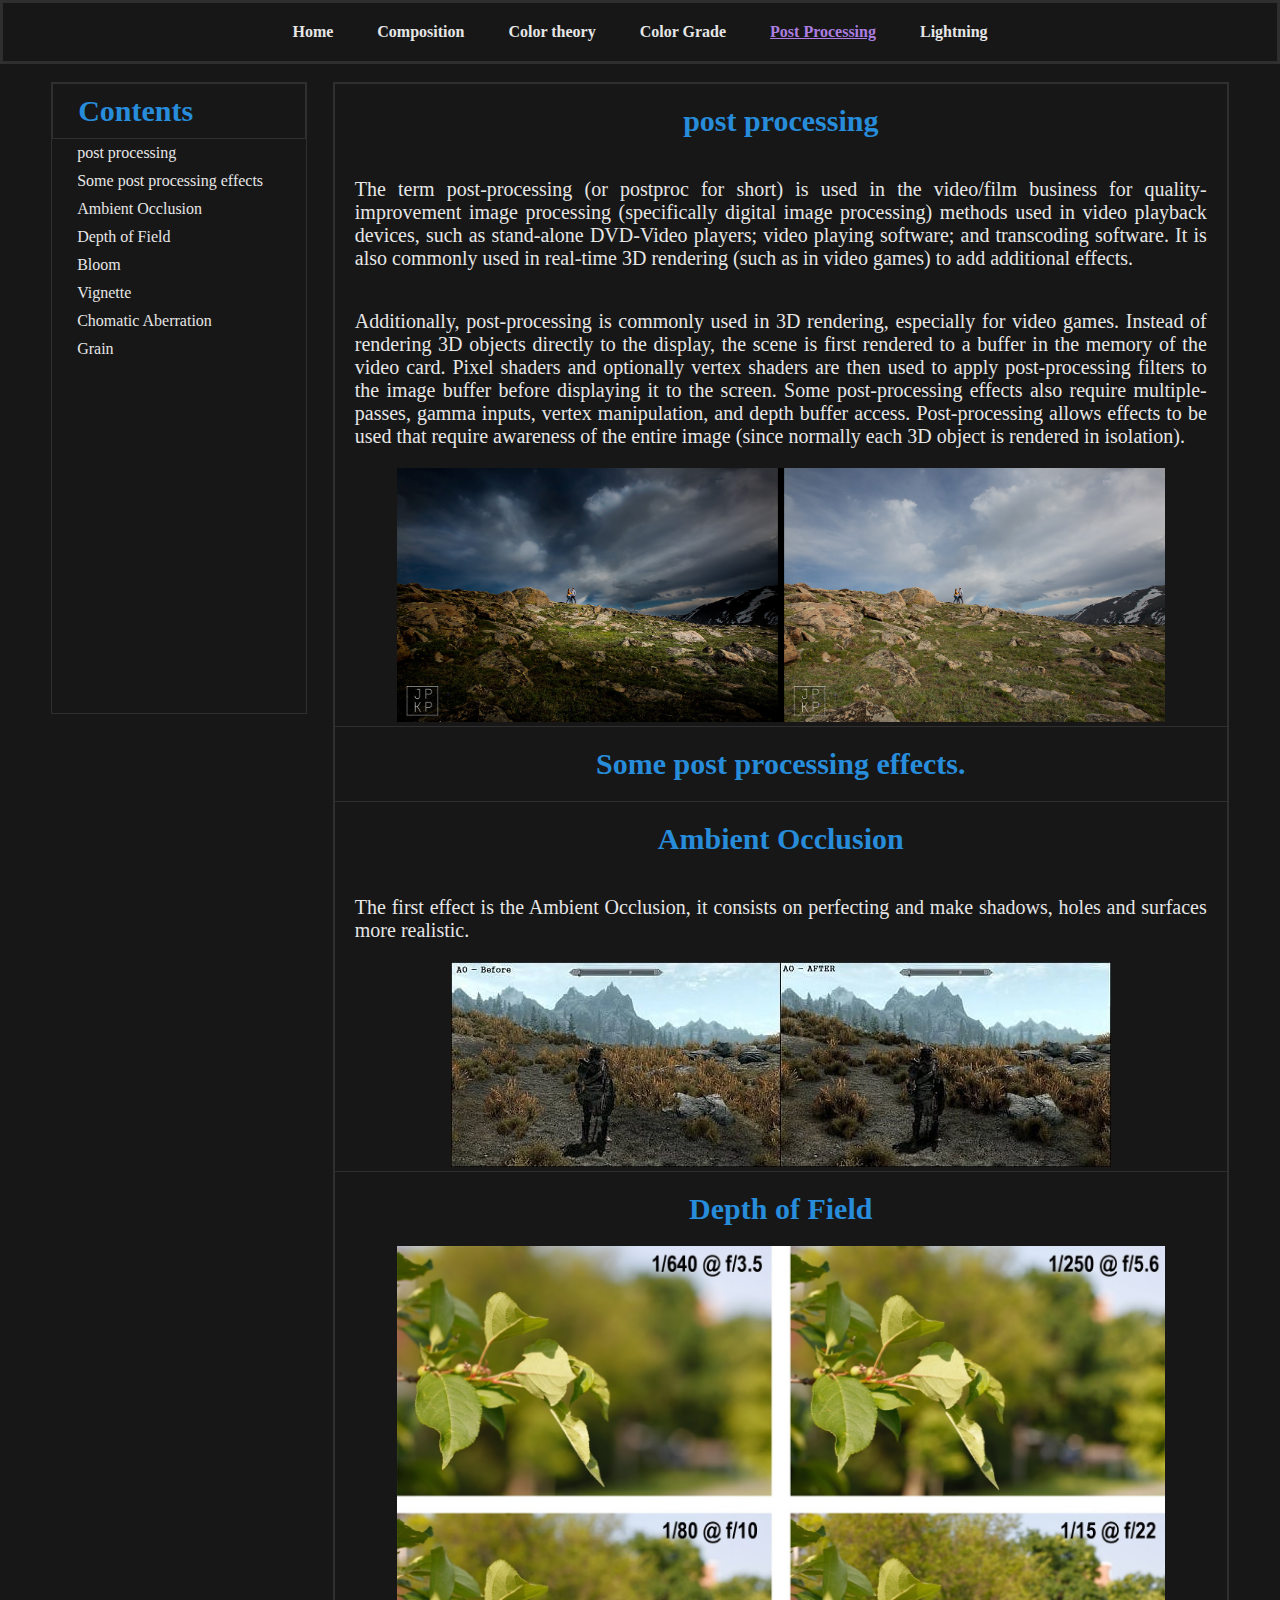
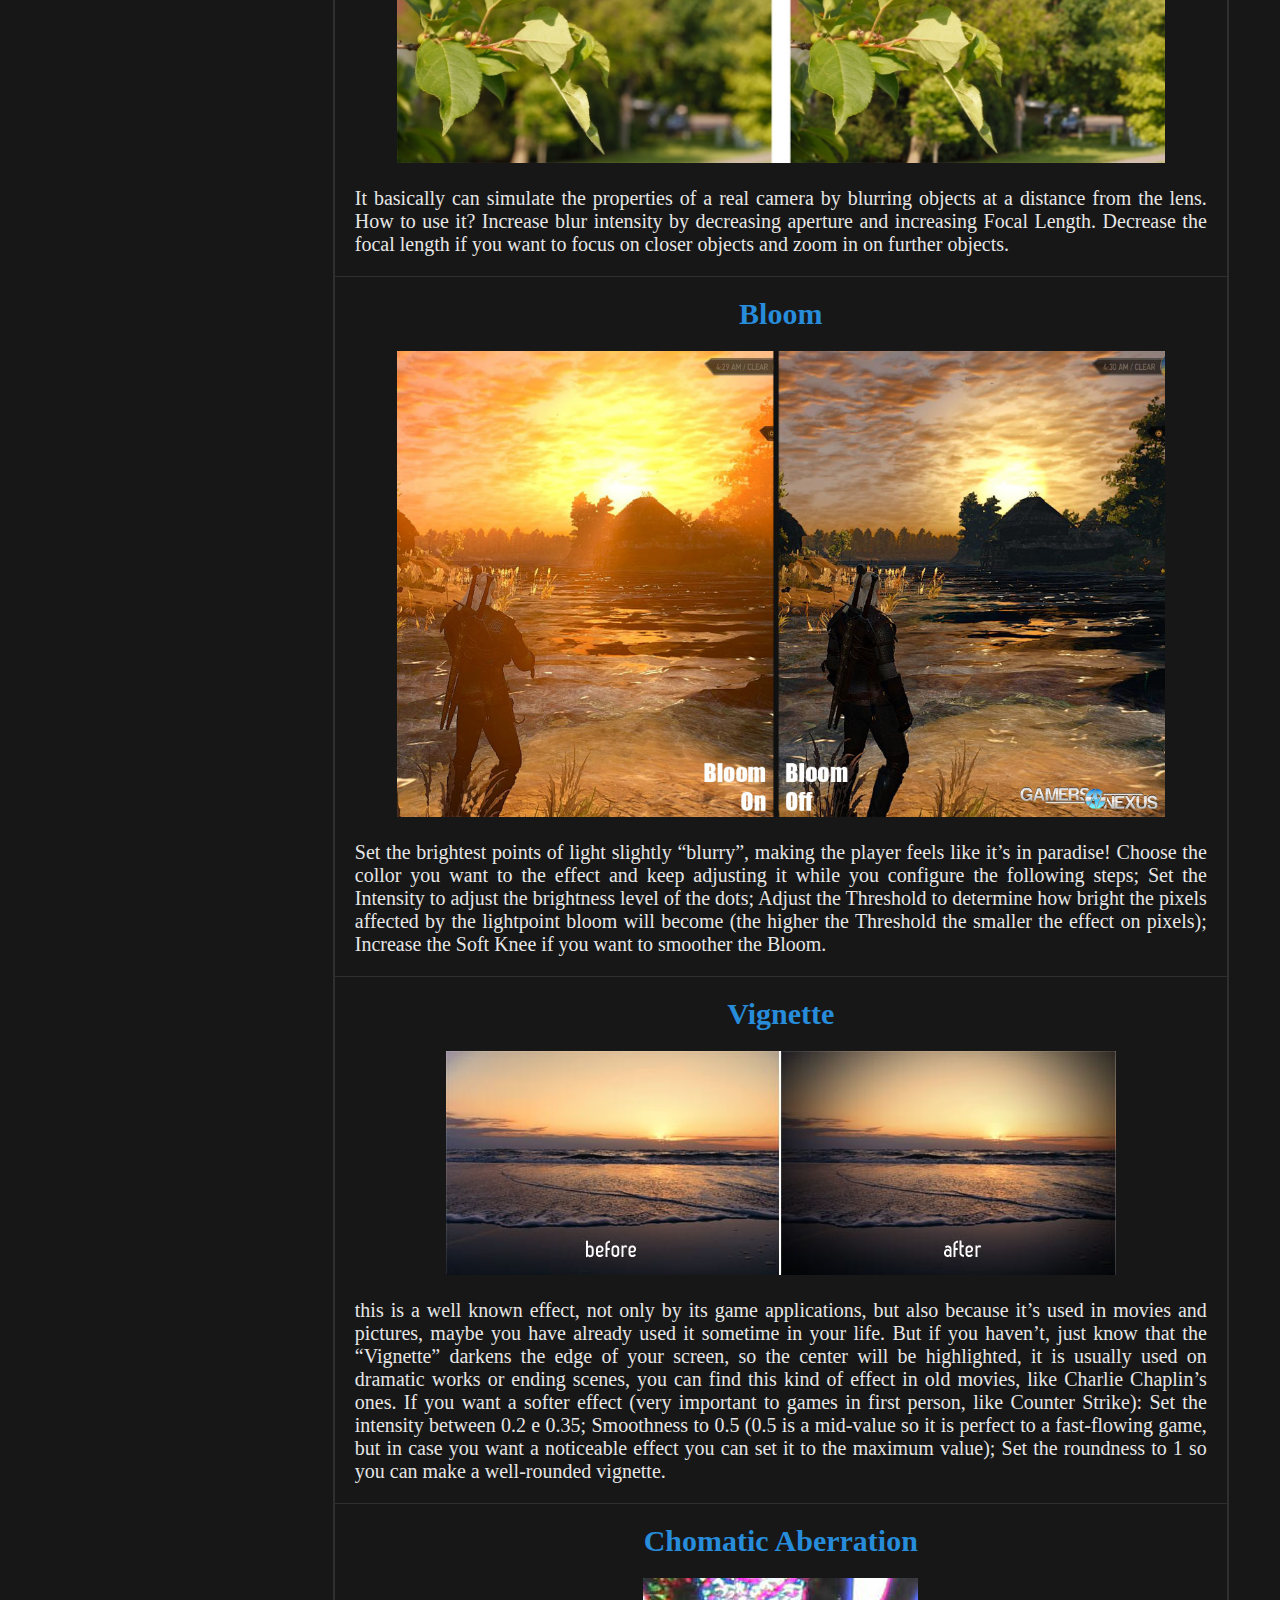
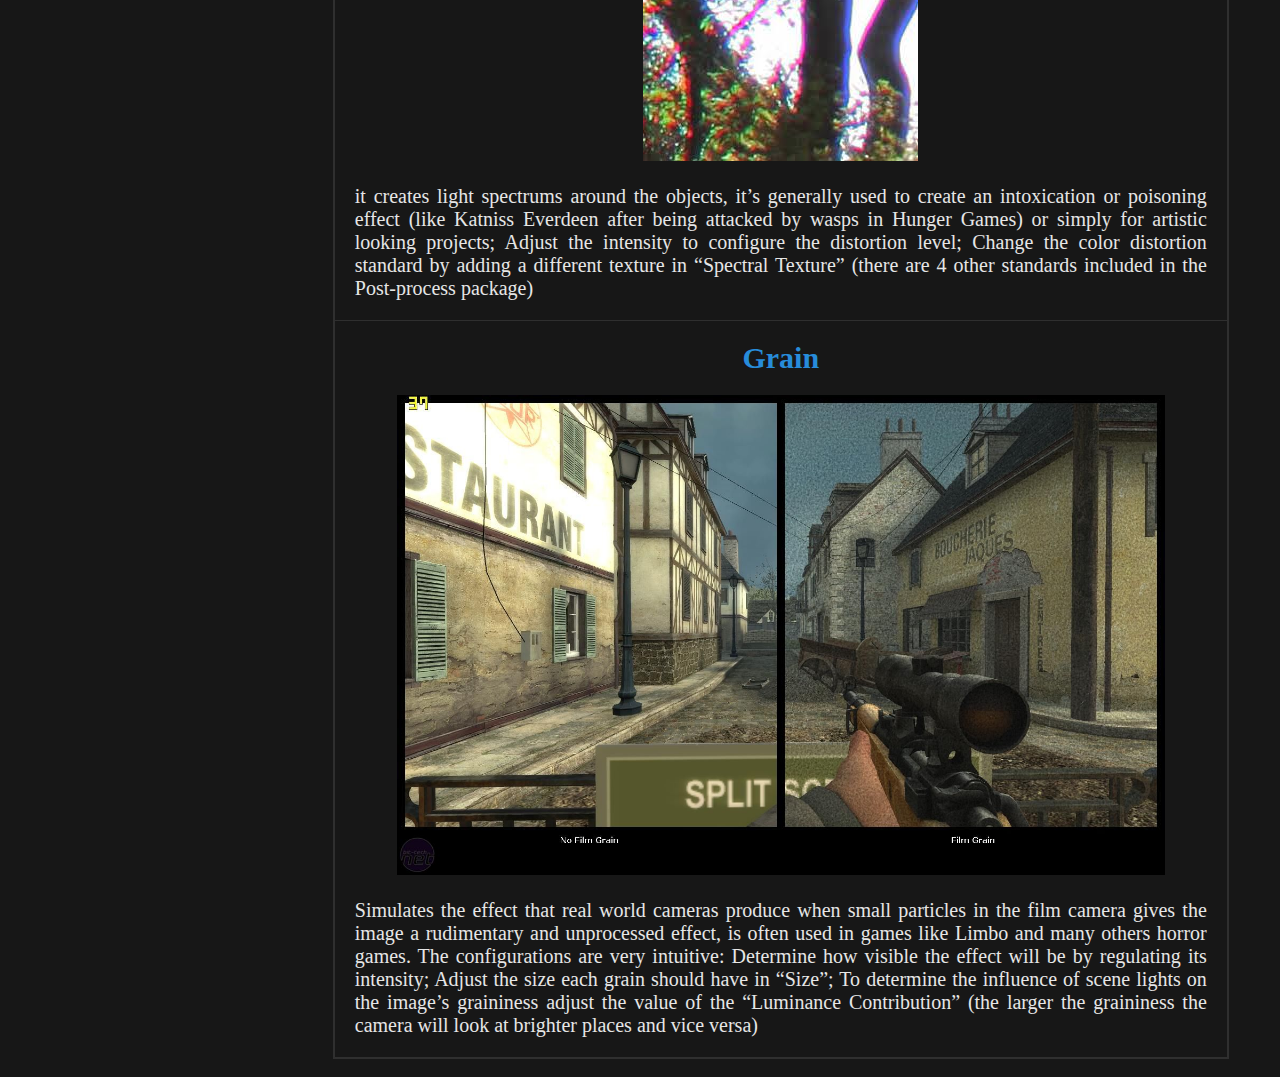
<file: data/pages/postProcessing.html>
<!DOCTYPE html>
<html>
<head>
	<meta charset="utf-8">
	<title>
		Post Processing
	</title>
	<link rel="stylesheet" type="text/css" href="../style/postProcessing.css">
</head>
<body>
	<div class="body">
		<nav class="nav">
			<div class="contain">
				<ul>
					<li><a href="../../index.html">Home</a></li>
					<li><a href="composition.html">Composition</a></li>
					<li><a href="colorTheory.html">Color theory</a></li>
					<li><a href="colorGrade.html">Color Grade</a></li>
					<li><a class="active" href="/" onclick="return false">Post Processing</a></li>
					<li><a href="lightning.html">Lightning</a></li>
				</ul>
			</div>
		</nav>

		<div class="container">
			<div class="col1">
				<ul>
					<h2>Contents</h2>
					<li><a href="#section1">post processing</a></li>
					<li><a href="#section2">Some post processing effects</a></li>
					<li><a href="#section3">Ambient Occlusion</a></li>
					<li><a href="#section4">Depth of Field</a></li>
					<li><a href="#section5">Bloom</a></li>
					<li><a href="#section6">Vignette</a></li>
					<li><a href="#section7">Chomatic Aberration</a></li>
					<li><a href="#section8">Grain</a></li>
				</ul>
			</div>
			<div class="col2">
				<h2 id="section1">post processing</h2>
				<p>The term post-processing (or postproc for short) is used in the video/film business for quality-improvement image processing (specifically digital image processing) methods used in video playback devices, such as stand-alone DVD-Video players; video playing software; and transcoding software. It is also commonly used in real-time 3D rendering (such as in video games) to add additional effects.</p>
				<p>Additionally, post-processing is commonly used in 3D rendering, especially for video games. Instead of rendering 3D objects directly to the display, the scene is first rendered to a buffer in the memory of the video card. Pixel shaders and optionally vertex shaders are then used to apply post-processing filters to the image buffer before displaying it to the screen. Some post-processing effects also require multiple-passes, gamma inputs, vertex manipulation, and depth buffer access. Post-processing allows effects to be used that require awareness of the entire image (since normally each 3D object is rendered in isolation).</p>
				<img src="../images/postProcessing/pic1.jpg">
	
				<h2 id="section2">Some post processing effects.</h2>
	
				<h2 id="section3">Ambient Occlusion</h2>
				<p>The first effect is the Ambient Occlusion, it consists on perfecting and make shadows, holes and surfaces more realistic.</p>
				<img src="../images/postProcessing/pic2.jpg">
	
				<h2 id="section4">Depth of Field</h2>
				<img src="../images/postProcessing/pic3.jpg">
				<p>It basically can simulate the properties of a real camera by blurring objects at a distance from the lens.
				How to use it?
				Increase blur intensity by decreasing aperture and increasing Focal Length.
				Decrease the focal length if you want to focus on closer objects and zoom in on further objects.</p>
	
				<h2 id="section5">Bloom	</h2>
				<img src="../images/postProcessing/pic4.jpg">
				<p>Set the brightest points of light slightly “blurry”, making the player feels like it’s in paradise!
				Choose the collor you want to the effect and keep adjusting it while you configure the following steps;
				Set the Intensity to adjust the brightness level of the dots;
				Adjust the Threshold to determine how bright the pixels affected by the lightpoint bloom will become (the higher the Threshold the smaller the effect on pixels);
				Increase the Soft Knee if you want to smoother the Bloom.</p>
	
				<h2 id="section6">Vignette</h2>
				<img src="../images/postProcessing/pic5.jpg">
				<p> this is a well known effect, not only by its game applications, but also because it’s used in movies and pictures, maybe you have already used it sometime in your life. But if you haven’t, just know that the “Vignette” darkens the edge of your screen, so the center will be highlighted, it is usually used on dramatic works or ending scenes, you can find this kind of effect in old movies, like Charlie Chaplin’s ones.
				If you want a softer effect (very important to games in first person, like Counter Strike):
				Set the intensity between 0.2 e 0.35;
				Smoothness to 0.5 (0.5 is a mid-value so it is perfect to a fast-flowing game, but in case you want a noticeable effect you can set it to the maximum value);
				Set the roundness to 1 so you can make a well-rounded vignette.</p>

				<h2 id="section7">Chomatic Aberration</h2>
				<img src="../images/postProcessing/pic6.jpg">
				<p>it creates light spectrums around the objects, it’s generally used to create an intoxication or poisoning effect (like Katniss Everdeen after being attacked by wasps in Hunger Games) or simply for artistic looking projects;
				Adjust the intensity to configure the distortion level;
				Change the color distortion standard by adding a different texture in “Spectral Texture” (there are 4 other standards included in the Post-process package)</p>

				<h2 id="section8">Grain</h2>
				<img src="../images/postProcessing/pic7.jpg">
				<p>Simulates the effect that real world cameras produce when small particles in the film camera gives the image a rudimentary and unprocessed effect, is often used in games like Limbo and many others horror games.
				The configurations are very intuitive:
				Determine how visible the effect will be by regulating its intensity;
				Adjust the size each grain should have in “Size”;
				To determine the influence of scene lights on the image’s graininess adjust the value of the “Luminance Contribution” (the larger the graininess the camera will look at brighter places and vice versa)</p>
			</div>
		</div>
	</div>

</body>
</html>
</file>
<file: data/style/style.css>
*{
	margin: 0px;
	padding: 0px;
	text-decoration: none;
	box-sizing: border-box;
	list-style: none;
	scroll-behavior: smooth;
	color: white;
}


/*************password**************/
.password{
	display: inline;

	z-index: 1;
	position: fixed;
	top: 0;
	left: 0;
	width: 100%;
	height: 100%;
	background-image: url(../images/background2.jpg);
	background-repeat: no-repeat;
	background-size: cover;
}
.password .container{
	position: absolute;
	top: 50%;
	left: 50%;
	transform: translate(-50% ,-50%);
	border: 1px solid black;
	box-shadow: rgb(85, 91, 255) 0px 0px 0px 3px, rgb(31, 193, 27) 0px 0px 0px 6px, rgb(255, 217, 19) 0px 0px 0px 9px, rgb(255, 156, 85) 0px 0px 0px 12px, rgb(255, 85, 85) 0px 0px 0px 15px;
	padding: 20px;
	background-color: rgba(25, 25, 25, 1);
}
.password .container .text h2{
	color: white;
}
.password .container .text , .password .container .input , .password .container .btn{
	text-align: center;
	margin: 10px 0;
}
.password .container .input input{
	color: black;
	padding: 5px 20px;
	outline: none;
}
.password .container .btn button{
	padding: 5px 40px;
	color: black;
	background-color: white;
}

/*************password**************/

.main{
	display: none;
}

/***************navigation bar**************/
nav{
	background-color: #232529;
	height: 10vh;
	position: relative;
	overflow: hidden;
}
nav .container{
	position: absolute;
	top: 50%;
	transform: translateY(-50%);
	display: grid;
	grid-template-columns: repeat(2, 50vw);
}
nav .container .logo{
	height: 10vh;
}
nav .container .logo button{
	position: absolute;
	top: 50%;
	transform: translateY(-50%);
	border: none;
	outline: none;
	font-size: 35px;
	padding: 0 15px;
	background-color: transparent;
	border: 1px solid transparent;
	border-radius: 50%;
}
nav .container .logo button:hover{
	transition: all 0.4s linear;
	border: 1px solid rgba(255, 255, 255, 0.4);
	
}
nav .container .links{
	position: absolute;
	top: 50%;
	transform: translateY(-50%);
	right: 30px;
}
nav .container .links .link{
	display: inline;
}
nav .container .links .link a{
	color: #7D7F83;
	padding: 10px 30px;
	border: 1px solid transparent;
	border-radius: 2rem;
	font-size: 20px;
}
nav .container .links .link a:hover ,nav .container .links .active a{
	transition: all 0.4s ease-out;
	border: 1px solid white;
}
nav .container .links #contact a{
	color: #FFF;
	padding: 10px 30px;
	border: 1px solid transparent;
	background-color: #1E88A5;
	border-radius: 2rem;
	font-size: 20px;
}
nav .container .links #contact a:hover{
	transition: all 0.4s ease-out;
	border: 1px solid white;
}
/***************navigation bar**************/



/**************intro page***************/
.intro{
	background-image: url(../images/background.jpg); 
	background-size: cover;
	background-attachment: fixed;
	background-repeat: no-repeat;
	height: 90vh;
	position: relative;
}

	/*********************sidepanel******************/
	.sidePanel{
		display: none;
	}
	.sidePanel .conta{
		position: absolute;
		left: 0;
		background-color: #17181C;
		height: 90vh;
		width: 20vw;
		text-align: center;
		padding: 10px 0;
		overflow: hidden;
	}
	.sidePanel .conta .con{
		border-bottom: 2px solid gray;
	}
	.sidePanel .conta .con h2{
		color: #C8C8C8;
	}
	.sidePanel .conta .con ul li{
		margin: 10px 0;
	}
	.sidePanel .conta .con ul li a{
		padding: 5px 8vw;
	}
	.sidePanel .conta .con ul li a:hover{
		background-color: #4E85E3;
		color: black;
	}
	.closeBTN{
		position: absolute;
		left: 50%;
		transform: translate(-50% , -50%);
		bottom: 0;
	}
	.closeBTN a{
		padding: 20px 9vw;
		background-color: #0B78E3;
		font-family: Staatliches;
		color: white;
	}
	.closeBTN a:hover{
		background-color: #06509B;
	}
	/*********************sidepanel******************/
	
	
.intro .container{
	position: absolute;
	top: 50%;
	left: 50%;
	transform: translate(-50% , -50% );
	text-align: center;
}
.intro .container .texts img{
	width: 10vw;
}
.intro .container .texts h2{
	font-family: parisienne;
	font-size: 60px;
}
.cards h2{
	padding-top: 30px;
	color: black;
	font-size: 3vw;
	text-align: center;
}
.cards .container{
	display: grid;
	grid-template-columns: repeat(3, 30vw);
	justify-content: space-evenly;
	padding: 40px 0;
}
.cards .container .column{
	height: 60vh;
	background-size: cover;
	font-family: Staatliches;
	box-shadow: rgba(0, 0, 0, 0.25) 0px 54px 55px, rgba(0, 0, 0, 0.12) 0px -12px 30px, rgba(0, 0, 0, 0.12) 0px 4px 6px, rgba(0, 0, 0, 0.17) 0px 12px 13px, rgba(0, 0, 0, 0.09) 0px -3px 5px;
}
.cards .container .column:hover{
	transition: all 0.3s linear;
	box-shadow: rgba(0, 0, 0, 0.15) 0px 5px 15px 0px;
}
.cards .container .column h3{
	text-align: center;
	height: 10vh;
	font-size: 50px;
	color: black;
	font-family: Staatliches;
	background-color: navajowhite;
}
.cards .container #column1 .img{
	height: 50vh;
	background-image: url(../images/live.jpg);
	background-size: cover;
}
.cards .container #column2 .img{
	height: 50vh;
	background-size: cover;
	background-image: url(../images/learn.jpg);
}
.cards .container #column3 .img{
	height: 50vh;
	background-size: cover;
	background-image: url(../images/grow.jpg);
}
/**************intro page***************/


/************body*********/
.body{
	background-image: url(../images/background4.jpg);
	background-repeat: no-repeat;
	background-size: cover;
	padding: 20px 0;
}
.body h1{
	text-align: center;
	color: white;
	filter: blur(0.3px);
}
.body .container{
	display: grid;
	grid-template-columns: repeat(4, 22vw);
	justify-content: space-evenly;
	padding: 20px 0px;
	row-gap: 5vh;
}
.body .container .column{
	padding: 20px 5px;
	text-align: center;
	background-color: rgba(255, 255, 255 , 0.3);
	border-radius: 1vw;
}
.body .container .column:hover{
	transition: all 0.2s ease-in;
	transform: scale(1.1);
}
.body .container .column ul .heading{
	padding: 10px 0px;
	font-size: 25px;
	color: rgb(200, 200, 200);
}
.body .container .column ul li a{
	color: white;
}
.body .container .column ul li a:hover{
	text-decoration: underline;
}


/************body*********/



/**************footer ***************/
.footer{
	background-color: rgb(25, 25, 25);
}
.footer .container{
	display: grid;
	grid-template-columns: repeat(4, 24vw);
	justify-content: space-evenly;
	padding: 30px 0px;
}
.footer .container .column{
	text-align: center;
}
.footer .container .column ul{
	color: rgb(200, 200, 200);
	font-weight: bold;
}
.footer .container .column ul .heading{
	color: rgb(200, 200, 200);
	font-weight: bold;
	font-size: 20px;
	padding: 5px 0px;
}
.footer .container #column4 ul .input ,.footer .container #column4 ul button{
	width: 20vw;
}
.footer .container #column4 ul .input{
	color: black;
	border: none;
	outline: none;
	height: 30px;
	margin: 5px;
	padding: 0px 10px;
	border-radius: 1rem;
}
.footer .container #column4 ul button{
	padding: 8px 70px;
	background-color: #54CAF6;
	border: none;
	font-size: 20px;
	border-radius: 2rem;
	margin: 5px;
}
.footer .container #column4 ul button:hover{
	transition: all 0.4s ease-in-out;
	cursor: pointer;
	color: #54CAF6;
	background-color: white;
}
.footer .copy{
	padding: 20px 0px;
	border-top: 1px dotted white;
}
.footer .copy h3{
	text-align: center;
	color: rgb(200, 200, 200);
}
/**************footer***************/




/**************references************/
.references{
	background-color: rgb(25, 25, 25);
	text-align: center;
	padding: 20px 0px;
}
.references ul .heading{
	color: rgb(200, 200, 200);
	font-weight: bold;
	font-size: 20px;
	padding: 5px 0px;
} 
/**************references************/
</file>
<file: data/style/aboutStyle.css>
*{
	margin: 0;
	padding: 0;
}
.main .container {
	background-image: url(../images/background3.jpg);
	background-size: cover;
	background-repeat: no-repeat;
	background-position: bottom;
}
.main .container .intro{
	text-align: center;
	padding: 50px;
	color: white;
}
.main .container .intro h2{
	font-size: 4em;
}
.image img{
	width: 5em;
	position: absolute;
	left: 50%;
	transform: translate(-50%, -50%);
	border: 2px solid white;
	border-radius: 50%;
}
</file>
<file: data/style/colorTheory.css>
*{
	padding: 0;
	margin: 0;
	background-color: #171717;
	color: #E6E6E6;
	text-decoration: none;
	list-style: none;
	scroll-behavior: smooth;
}


.nav .contain{
	border: 3px solid #2F2F2F;
	padding: 20px 0px;
	text-align: center;
}
.nav .contain ul li{
	display: inline;
	padding: 0px 20px;
	font-weight: bolder;
}
.nav .contain ul li a:hover ,.nav .contain ul li .active{
	color: #AC7EE0;
	text-decoration: underline;
}








.body .container{
	padding: 2vh 2vw;
	text-align: center;
	display: grid;
	grid-template-columns: 20vw  70vw;
	justify-content: space-evenly;
}
.body .container .col1{
	border: 1px solid #2F2F2F;
	height: 70vh;
	overflow-wrap: hidden;
	text-align: left;
}
.body .container .col1 ul h2{
	padding: 10px 0px;
	font-size: 30px;
	color: #278CDA;
	border: 1px solid #2F2F2F;
	padding-left: 25px;
}
.body .container .col1 ul li{
	padding: 5px 0px;
	padding-left: 25px;
}
.body .container .col1 ul li a:hover{
	color: #AC7EE0;
	text-decoration: underline;
}

.body .container .col2{
	border: 2px solid #2F2F2F;
}
.body .container .col2 h2{
	padding: 20px;
	font-size: 30px;
	color: #278CDA;
}
.body .container .col2 img{
	max-width: 60vw;
}
.body .container p{
	text-align: justify;
	font-size: 20px;
	padding: 20px;
	color: #E6E6E6;
}

/**********underlines*********/
.container .col2 #section2{
	border-top: 1px solid #2F2F2F;
}
.container .col2 #section3{
	border-top: 1px solid #2F2F2F;
}
.container .col2 #section4{
	border-top: 1px solid #2F2F2F;
}
.container .col2 #section5{
	border-top: 1px solid #2F2F2F;
}
.container .col2 #section6{
	border-top: 1px solid #2F2F2F;
}
.container .col2 #section7{
	/*border-top: 1px solid #2F2F2F;*/
}
.container .col2 #section8{
	border-top: 1px solid #2F2F2F;
}
.container .col2 #section9{
	border-top: 1px solid #2F2F2F;
}
</file>
<file: data/style/composition.css>
*{
	padding: 0;
	margin: 0;
	background-color: #171717;
	color: #E6E6E6;
	text-decoration: none;
	list-style: none;
	scroll-behavior: smooth;
}


.nav .contain{
	border: 3px solid #2F2F2F;
	padding: 20px 0px;
	text-align: center;
}
.nav .contain ul li{
	display: inline;
	padding: 0px 20px;
	font-weight: bolder;
}
.nav .contain ul li a:hover ,.nav .contain ul li .active{
	color: #AC7EE0;
	text-decoration: underline;
}








.body .container{
	padding: 2vh 2vw;
	text-align: center;
	display: grid;
	grid-template-columns: 20vw  70vw;
	justify-content: space-evenly;
}
.body .container .col1{
	border: 1px solid #2F2F2F;
	height: 70vh;
	overflow-wrap: hidden;
	text-align: left;
}
.body .container .col1 ul h2{
	padding: 10px 0px;
	font-size: 30px;
	color: #278CDA;
	border: 1px solid #2F2F2F;
	padding-left: 25px;
}
.body .container .col1 ul li{
	padding: 5px 0px;
	padding-left: 25px;
}
.body .container .col1 ul li a:hover{
	color: #AC7EE0;
	text-decoration: underline;
}

.body .container .col2{
	border: 2px solid #2F2F2F;
}
.body .container .col2 h2{
	padding: 20px;
	font-size: 30px;
	color: #278CDA;
}
.body .container .col2 img{
	max-width: 60vw;
}
.body .container p{
	text-align: justify;
	font-size: 20px;
	padding: 20px;
	color: #E6E6E6;
}

/**********underlines*********/
.container .col2 #section2{
	border-top: 1px solid #2F2F2F;
}
.container .col2 #section3{
	border-top: 1px solid #2F2F2F;
}
.container .col2 #section4{
	/*border-top: 1px solid #2F2F2F;*/
}
.container .col2 #section5{
	border-top: 1px solid #2F2F2F;
}
.container .col2 #section6{
	border-top: 1px solid #2F2F2F;
}
.container .col2 #section7{
	border-top: 1px solid #2F2F2F;
}
.container .col2 #section8{
	border-top: 1px solid #2F2F2F;
}
.container .col2 #section9{
	border-top: 1px solid #2F2F2F;
}
</file>
<file: data/style/gallery.css>
*{
	margin: 0px;
	padding: 0px;
	text-decoration: none;
	box-sizing: border-box;
	list-style: none;
	scroll-behavior: smooth;
	color: white;
}	

/***************navigation bar**************/
nav{
	background-color: #232529;
	height: 10vh;
	position: relative;
	overflow: hidden;
}
nav .container{
	position: absolute;
	top: 50%;
	transform: translateY(-50%);
	display: grid;
	grid-template-columns: repeat(2, 50vw);
}
nav .container .logo{
	padding: 0px 30px;
}
nav .container .logo img{
	width: 9vh;
}
nav .container .links{
	position: absolute;
	top: 50%;
	transform: translateY(-50%);
	right: 30px;
}
nav .container .links .link{
	display: inline;
}
nav .container .links .link a{
	color: #7D7F83;
	padding: 10px 30px;
	border: 1px solid transparent;
	border-radius: 2rem;
	font-size: 20px;
}
nav .container .links .link a:hover ,nav .container .links .active a{
	transition: all 0.4s ease-out;
	border: 1px solid white;
}
nav .container .links #contact a{
	color: #FFF;
	padding: 10px 30px;
	border: 1px solid transparent;
	background-color: #1E88A5;
	border-radius: 2rem;
	font-size: 20px;
}
nav .container .links #contact a:hover{
	transition: all 0.4s ease-out;
	border: 1px solid white;
}
/***************navigation bar**************/



/******************body****************/
.body .container{
	text-align: center;
	padding: 1vh 0;
}
.body .container h2{
	color: black;
	font-size: 3rem;
	padding: 2vw 0;
	font-family: Staatliches;
}
.body .container .imgs{
	display: grid;
	grid-template-columns: repeat(3, 32vw);
	justify-content: space-evenly;
	row-gap: 5px;
}
.body .container .imgs img{
	width: 32vw;
}
/*.body .container .imgs img:hover{
	transition: transform 0.5s linear;
	transform: scale(1.4);
}*/
/******************body****************/









/**************footer ***************/
.footer{
	background-color: rgb(25, 25, 25);
}
.footer .container{
	display: grid;
	grid-template-columns: repeat(4, 24vw);
	justify-content: space-evenly;
	padding: 30px 0px;
}
.footer .container .column{
	text-align: center;
}
.footer .container .column ul{
	color: rgb(200, 200, 200);
	font-weight: bold;
}
.footer .container .column ul .heading{
	color: rgb(200, 200, 200);
	font-weight: bold;
	font-size: 20px;
	padding: 5px 0px;
}
.footer .container #column4 ul .input ,.footer .container #column4 ul button{
	width: 20vw;
}
.footer .container #column4 ul .input{
	color: black;
	border: none;
	outline: none;
	height: 30px;
	margin: 5px;
	padding: 0px 10px;
	border-radius: 1rem;
}
.footer .container #column4 ul button{
	padding: 8px 70px;
	background-color: #54CAF6;
	border: none;
	font-size: 20px;
	border-radius: 2rem;
	margin: 5px;
}
.footer .container #column4 ul button:hover{
	transition: all 0.4s ease-in-out;
	cursor: pointer;
	color: #54CAF6;
	background-color: white;
}
.footer .copy{
	padding: 20px 0px;
	border-top: 1px dotted white;
}
.footer .copy h3{
	text-align: center;
	color: rgb(200, 200, 200);
}
/**************footer***************/
</file>
<file: data/style/postProcessing.css>
*{
	padding: 0;
	margin: 0;
	background-color: #171717;
	color: #E6E6E6;
	text-decoration: none;
	list-style: none;
	scroll-behavior: smooth;
}


.nav .contain{
	border: 3px solid #2F2F2F;
	padding: 20px 0px;
	text-align: center;
}
.nav .contain ul li{
	display: inline;
	padding: 0px 20px;
	font-weight: bolder;
}
.nav .contain ul li a:hover ,.nav .contain ul li .active{
	color: #AC7EE0;
	text-decoration: underline;
}








.body .container{
	padding: 2vh 2vw;
	text-align: center;
	display: grid;
	grid-template-columns: 20vw  70vw;
	justify-content: space-evenly;
}
.body .container .col1{
	border: 1px solid #2F2F2F;
	height: 70vh;
	overflow-wrap: hidden;
	text-align: left;
}
.body .container .col1 ul h2{
	padding: 10px 0px;
	font-size: 30px;
	color: #278CDA;
	border: 1px solid #2F2F2F;
	padding-left: 25px;
}
.body .container .col1 ul li{
	padding: 5px 0px;
	padding-left: 25px;
}
.body .container .col1 ul li a:hover{
	color: #AC7EE0;
	text-decoration: underline;
}

.body .container .col2{
	border: 2px solid #2F2F2F;
}
.body .container .col2 h2{
	padding: 20px;
	font-size: 30px;
	color: #278CDA;
}
.body .container .col2 img{
	max-width: 60vw;
}
.body .container p{
	text-align: justify;
	font-size: 20px;
	padding: 20px;
	color: #E6E6E6;
}

/**********underlines*********/
.container .col2 #section2{
	border-top: 1px solid #2F2F2F;
}
.container .col2 #section3{
	border-top: 1px solid #2F2F2F;
}
.container .col2 #section4{
	border-top: 1px solid #2F2F2F;
}
.container .col2 #section5{
	border-top: 1px solid #2F2F2F;
}
.container .col2 #section6{
	border-top: 1px solid #2F2F2F;
}
.container .col2 #section7{
	border-top: 1px solid #2F2F2F;
}
.container .col2 #section8{
	border-top: 1px solid #2F2F2F;
}
</file>
